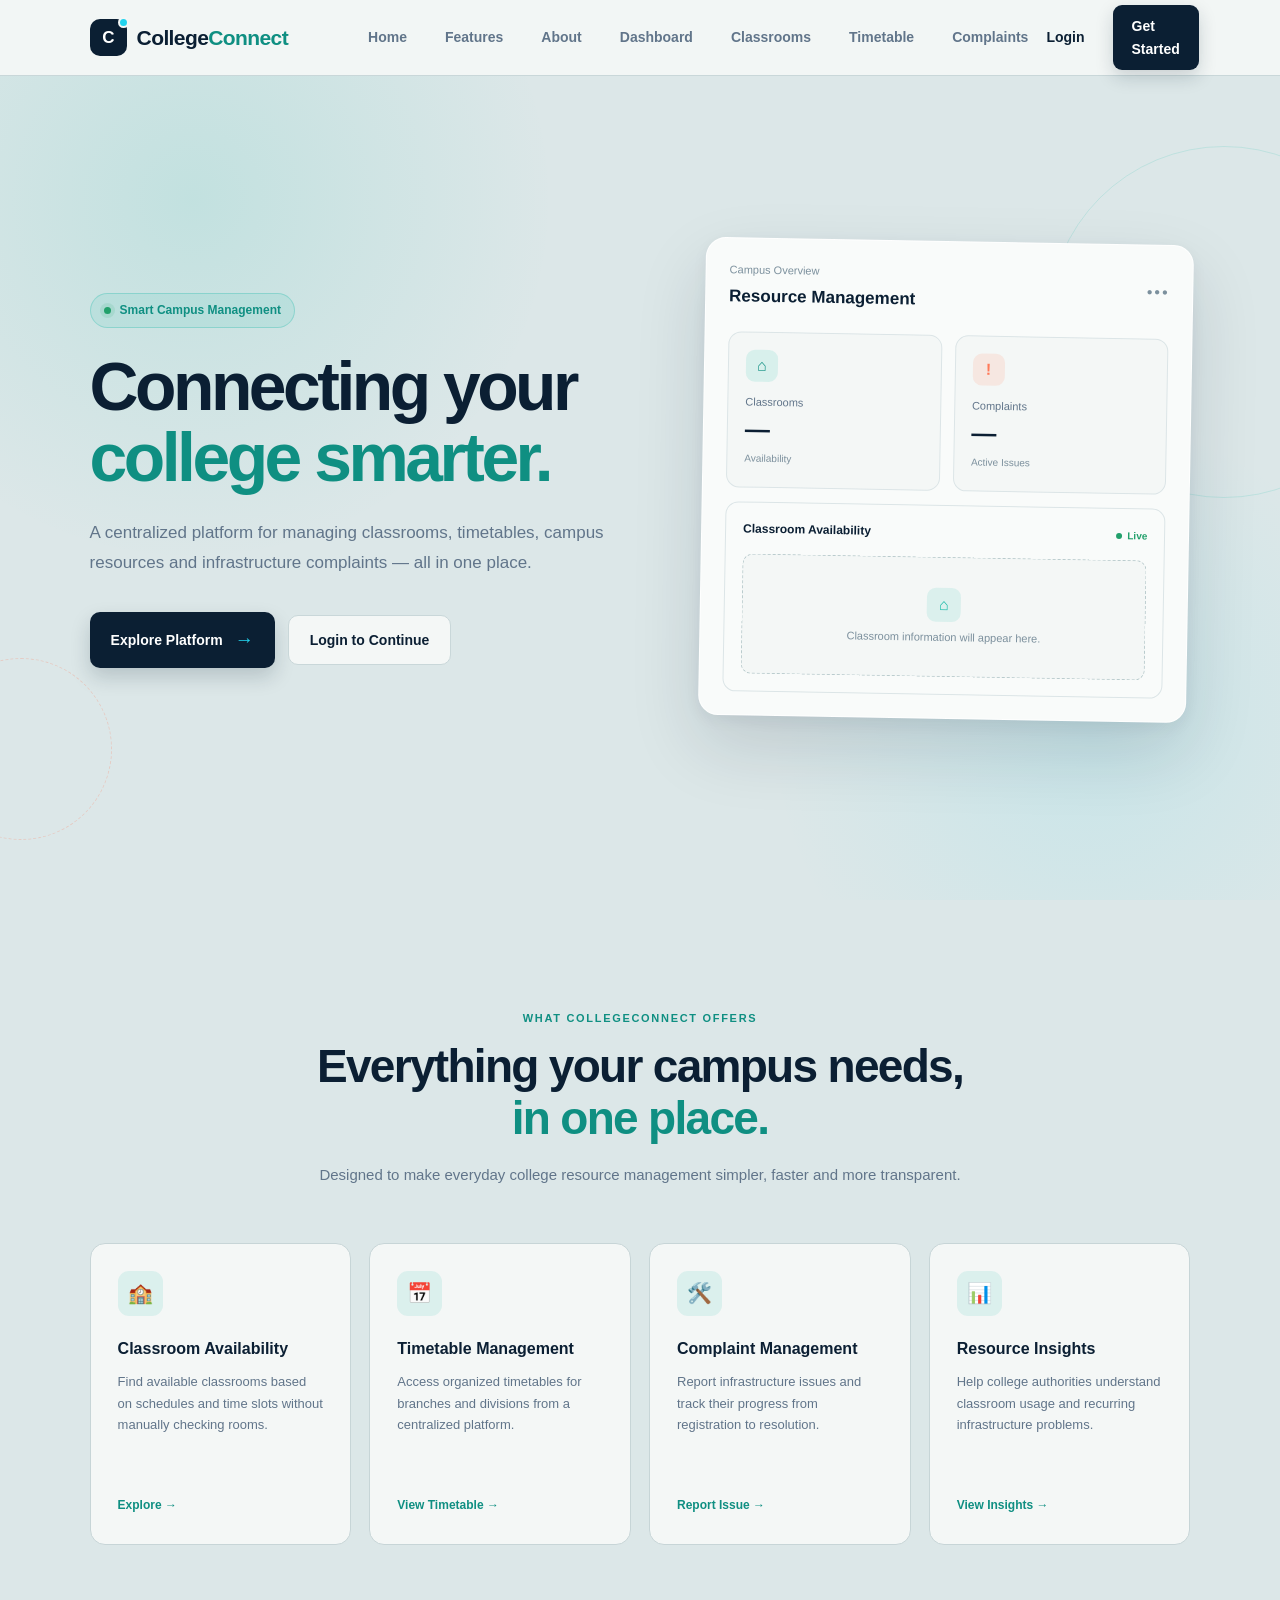
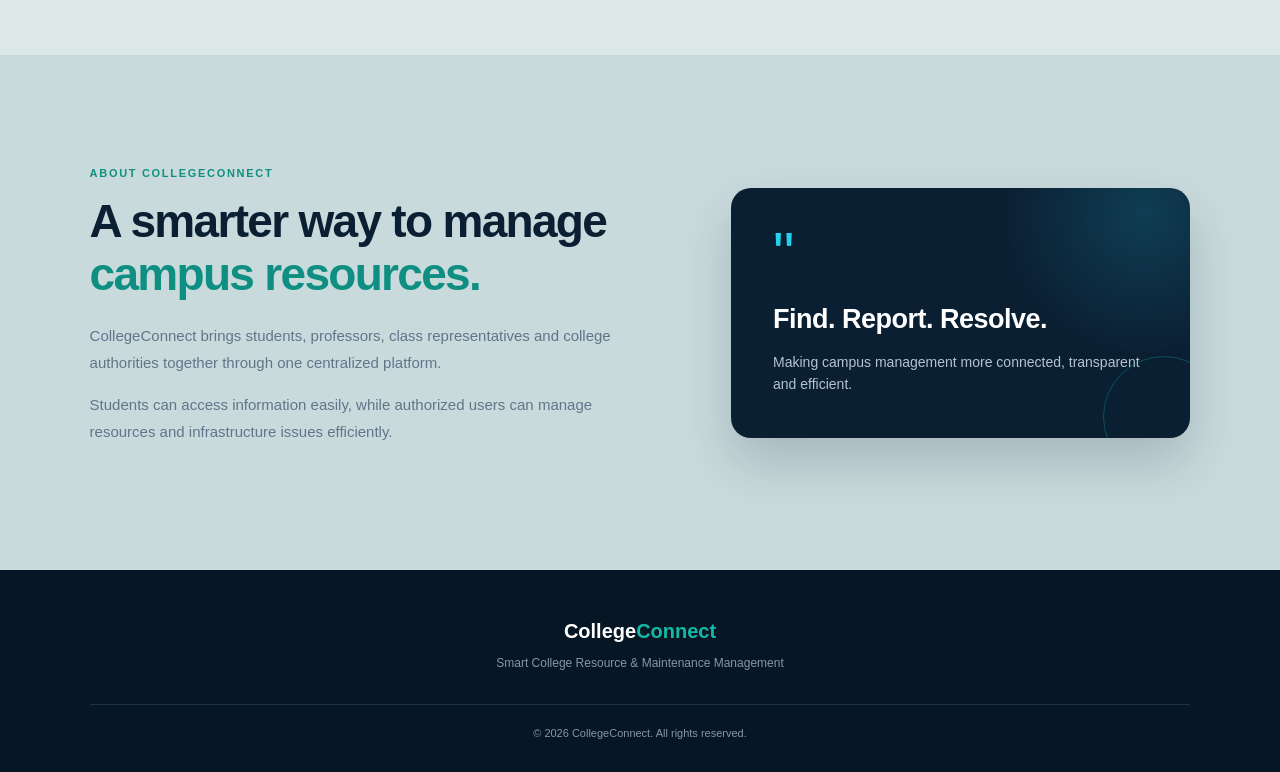
<file: index.html>
<!DOCTYPE html>
<html lang="en">
<head>
    <meta charset="UTF-8">
    <meta name="viewport" content="width=device-width, initial-scale=1.0">

    <title>CollegeConnect | Smart Campus Management</title>

    <!-- CSS -->
    <link rel="stylesheet" href="css/style.css">
</head>

<body>

    <!-- ================= NAVBAR ================= -->
    <header class="navbar">

        <div class="logo">
            <span class="logo-icon">C</span>
            <span>College<span class="logo-highlight">Connect</span></span>
        </div>

        <nav class="nav-links">
            <a href="index.html#home">Home</a>
            <a href="index.html#features">Features</a>
            <a href="index.html#about">About</a>
            <a href="dashboard.html">Dashboard</a>
            <a href="classrooms.html">Classrooms</a>
            <a href="timetable.html">Timetable</a>
            <a href="complaints.html">Complaints</a>
        </nav>

        <div class="nav-buttons">
            <a href="login.html" class="login-btn">Login</a>
            <a href="dashboard.html" class="get-started-btn">Get Started</a>
        </div>

    </header>


    <!-- ================= HERO SECTION ================= -->
    <main>

        <section class="hero" id="home">

            <div class="hero-content">

                <div class="hero-badge">
                    <span class="status-dot"></span>
                    Smart Campus Management
                </div>

                <h1>
                    Connecting your
                    <span>college smarter.</span>
                </h1>

                <p>
                    A centralized platform for managing classrooms,
                    timetables, campus resources and infrastructure
                    complaints — all in one place.
                </p>

                <div class="hero-buttons">

                    <a href="dashboard.html" class="primary-btn">
                        Explore Platform
                        <span>→</span>
                    </a>

                    <a href="login.html" class="secondary-btn">
                        Login to Continue
                    </a>

                </div>

            </div>


            <!-- HERO VISUAL -->

            <div class="hero-visual">

                <div class="dashboard-card">

                    <div class="card-top">

                        <div>
                            <small>Campus Overview</small>
                            <h3>Resource Management</h3>
                        </div>

                        <div class="card-menu">•••</div>

                    </div>


                    <div class="overview-grid">

                        <div class="overview-box">
                            <div class="box-icon classroom-icon">⌂</div>
                            <small>Classrooms</small>
                            <strong>—</strong>
                            <span>Availability</span>
                        </div>

                        <div class="overview-box">
                            <div class="box-icon complaint-icon">!</div>
                            <small>Complaints</small>
                            <strong>—</strong>
                            <span>Active Issues</span>
                        </div>

                    </div>


                    <div class="availability-card">

                        <div class="availability-heading">
                            <span>Classroom Availability</span>
                            <span class="live-status">
                                <i></i> Live
                            </span>
                        </div>

                        <div class="availability-placeholder">
                            <div class="placeholder-icon">⌂</div>

                            <p>
                                Classroom information will
                                appear here.
                            </p>
                        </div>

                    </div>

                </div>

            </div>

        </section>


        <!-- ================= FEATURES ================= -->

        <section class="features-section" id="features">

            <div class="section-heading">

                <div class="section-label">
                    WHAT COLLEGECONNECT OFFERS
                </div>

                <h2>
                    Everything your campus needs,
                    <span>in one place.</span>
                </h2>

                <p>
                    Designed to make everyday college resource
                    management simpler, faster and more transparent.
                </p>

            </div>


            <div class="features-grid">

                <!-- Feature 1 -->

                <div class="feature-card">

                    <div class="feature-icon">
                        🏫
                    </div>

                    <h3>Classroom Availability</h3>

                    <p>
                        Find available classrooms based on
                        schedules and time slots without
                        manually checking rooms.
                    </p>

                    <a href="classrooms.html">Explore →</a>

                </div>


                <!-- Feature 2 -->

                <div class="feature-card">

                    <div class="feature-icon">
                        📅
                    </div>

                    <h3>Timetable Management</h3>

                    <p>
                        Access organized timetables for
                        branches and divisions from a
                        centralized platform.
                    </p>

                    <a href="timetable.html">View Timetable →</a>

                </div>


                <!-- Feature 3 -->

                <div class="feature-card">

                    <div class="feature-icon">
                        🛠️
                    </div>

                    <h3>Complaint Management</h3>

                    <p>
                        Report infrastructure issues and
                        track their progress from registration
                        to resolution.
                    </p>

                    <a href="complaints.html">Report Issue →</a>

                </div>


                <!-- Feature 4 -->

                <div class="feature-card">

                    <div class="feature-icon">
                        📊
                    </div>

                    <h3>Resource Insights</h3>

                    <p>
                        Help college authorities understand
                        classroom usage and recurring
                        infrastructure problems.
                    </p>

                    <a href="analytics.html">View Insights →</a>

                </div>

            </div>

        </section>


        <!-- ================= ABOUT ================= -->

        <section class="about-section" id="about">

            <div class="about-content">

                <div class="section-label">
                    ABOUT COLLEGECONNECT
                </div>

                <h2>
                    A smarter way to manage
                    <span>campus resources.</span>
                </h2>

                <p>
                    CollegeConnect brings students, professors,
                    class representatives and college authorities
                    together through one centralized platform.
                </p>

                <p>
                    Students can access information easily, while
                    authorized users can manage resources and
                    infrastructure issues efficiently.
                </p>

            </div>

            <div class="about-highlight">

                <div class="quote-mark">"</div>

                <h3>
                    Find. Report. Resolve.
                </h3>

                <p>
                    Making campus management more connected,
                    transparent and efficient.
                </p>

            </div>

        </section>

    </main>


    <!-- ================= FOOTER ================= -->

    <footer>

        <div class="footer-logo">
            College<span>Connect</span>
        </div>

        <p>
            Smart College Resource & Maintenance Management
        </p>

        <div class="footer-line"></div>

        <p class="copyright">
            © 2026 CollegeConnect. All rights reserved.
        </p>

    </footer>


    <!-- JavaScript -->
    <script src="js/script.js"></script>

</body>
</html>
</file>
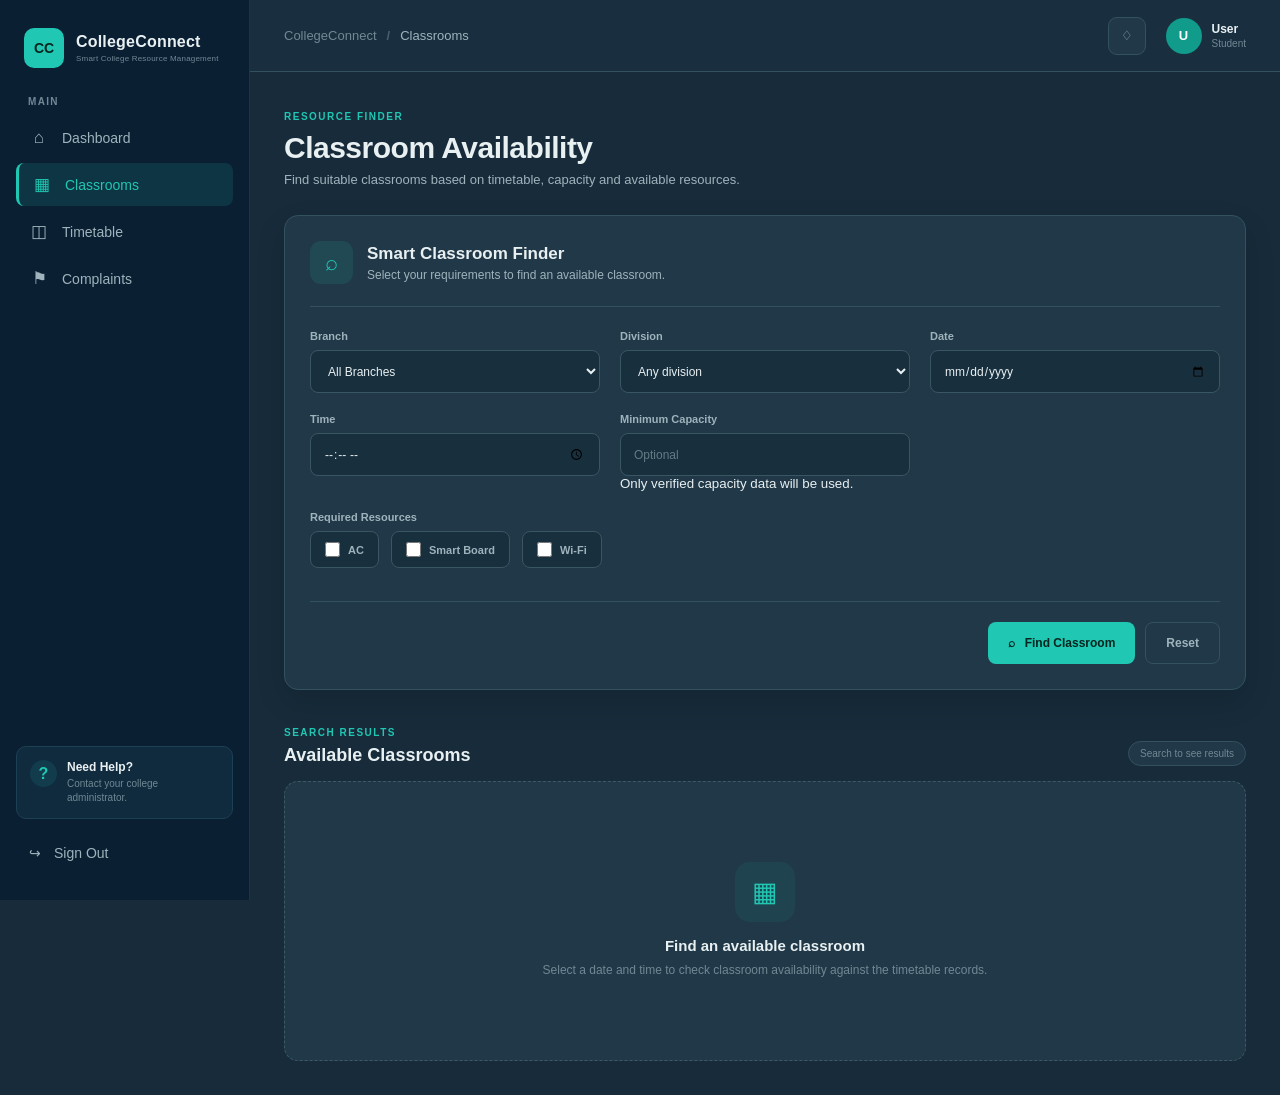
<file: classrooms.html>
<!DOCTYPE html>
<html lang="en">
<head>
    <meta charset="UTF-8">
    <meta name="viewport" content="width=device-width, initial-scale=1.0">
    <meta name="theme-color" content="#0B1F33">
    <title>Classroom Availability | CollegeConnect</title>
    <link rel="stylesheet" href="./css/classrooms.css">
</head>
<body>

    <!-- Sidebar -->
    <aside class="sidebar">
        <div class="logo">
            <div class="logo-mark">CC</div>
            <div>
                <h2>CollegeConnect</h2>
                <span>Smart College Resource Management</span>
            </div>
        </div>

        <nav class="sidebar-nav">
            <div class="nav-section">
                <p class="nav-title">MAIN</p>

                <a href="dashboard.html">
                    <span class="nav-icon">⌂</span> Dashboard
                </a>

                <a href="classrooms.html" class="active">
                    <span class="nav-icon">▦</span> Classrooms
                </a>

                <a href="timetable.html">
                    <span class="nav-icon">◫</span> Timetable
                </a>

                <a href="complaints.html">
                    <span class="nav-icon">⚑</span> Complaints
                </a>
            </div>

            
        </nav>

        <div class="sidebar-bottom">
            <div class="help-box">
                <div class="help-icon">?</div>
                <div>
                    <strong>Need Help?</strong>
                    <p>Contact your college administrator.</p>
                </div>
            </div>

            <a href="login.html" class="signout" id="signOutBtn">
                <span>↪</span> Sign Out
            </a>
        </div>
    </aside>

    <!-- Main Content -->
    <main class="main-content">

        <header class="topbar">
            <div class="breadcrumb">
                <span>CollegeConnect</span>
                <b>/</b>
                <strong>Classrooms</strong>
            </div>

            <div class="topbar-right">
                <button class="notification-btn"
                        type="button"
                        aria-label="Notifications">♢</button>

                <div class="profile">
                    <div class="profile-avatar">U</div>

                    <div class="profile-info">
                        <strong>User</strong>
                        <span>Student</span>
                    </div>
                </div>
            </div>
        </header>

        <section class="page-content">

            <div class="page-heading">
                <div>
                    <span class="page-label">RESOURCE FINDER</span>
                    <h1>Classroom Availability</h1>
                    <p>
                        Find suitable classrooms based on timetable,
                        capacity and available resources.
                    </p>
                </div>
            </div>

            <!-- Classroom Search -->
            <section class="finder-card">

                <div class="finder-header">
                    <div class="finder-icon">⌕</div>
                    <div>
                        <h2>Smart Classroom Finder</h2>
                        <p>
                            Select your requirements to find an
                            available classroom.
                        </p>
                    </div>
                </div>

                <form id="classroomSearchForm">

                    <div class="filter-grid">

                        <!-- Branch: unique ID for Classroom Finder -->
                        <div class="form-group">
                            <label for="classroomBranch">Branch</label>

                            <select id="classroomBranch" name="branch">
                                <option value="">All Branches</option>
                                <option value="INFT">INFT</option>
                                <option value="CMPN">CMPN</option>
                                <option value="EXTC">EXTC</option>
                                <option value="EXCS">EXCS</option>
                                <option value="BIOMED">BIOMED</option>
                            </select>
                        </div>

                        <!-- Division: unique ID for Classroom Finder -->
                        <div class="form-group">
                            <label for="classroomDivision">Division</label>

                            <select id="classroomDivision" name="division">
                                <option value="">Any division</option>
                                <option value="A">Division A</option>
                                <option value="B">Division B</option>
                                <option value="C">Division C</option>
                            </select>
                        </div>

                        <div class="form-group">
                            <label for="date">Date</label>
                            <input
                                type="date"
                                id="date"
                                name="date"
                                required>
                        </div>

                        <div class="form-group">
                            <label for="time">Time</label>
                            <input
                                type="time"
                                id="time"
                                name="time"
                                required>
                        </div>

                        <div class="form-group">
                            <label for="capacity">Minimum Capacity</label>
                            <input
                                type="number"
                                id="capacity"
                                name="capacity"
                                placeholder="Optional"
                                min="1">

                            <small>
                                Only verified capacity data will be used.
                            </small>
                        </div>

                        <div class="form-group resources-group">
                            <label>Required Resources</label>

                            <div class="resource-options">

                                <label class="checkbox">
                                    <input type="checkbox" id="ac" name="ac">
                                    <span>AC</span>
                                </label>

                                <label class="checkbox">
                                    <input
                                        type="checkbox"
                                        id="smartboard"
                                        name="smartboard">
                                    <span>Smart Board</span>
                                </label>

                                <label class="checkbox">
                                    <input type="checkbox" id="wifi" name="wifi">
                                    <span>Wi-Fi</span>
                                </label>

                            </div>
                        </div>

                    </div>

                    <div class="finder-actions">
                        <button
                            class="find-btn"
                            id="findClassroom"
                            type="submit">
                            <span>⌕</span> Find Classroom
                        </button>

                        <button
                            class="reset-btn"
                            id="resetFilters"
                            type="reset">
                            Reset
                        </button>
                    </div>

                </form>
            </section>

            <!-- Search Results -->
            <section class="results-section">

                <div class="section-heading">
                    <div>
                        <span class="section-label">SEARCH RESULTS</span>
                        <h2>Available Classrooms</h2>
                    </div>

                    <span class="result-count" id="classroomResultCount">
                        Search to see results
                    </span>
                </div>

                <div
                    class="empty-results"
                    id="classroomResults"
                    aria-live="polite">

                    <div class="empty-icon">▦</div>

                    <h3>Find an available classroom</h3>

                    <p>
                        Select a date and time to check classroom
                        availability against the timetable records.
                    </p>

                </div>

            </section>

        </section>
    </main>

    <script src="./js/script.js"></script>

</body>
</html>
</file>
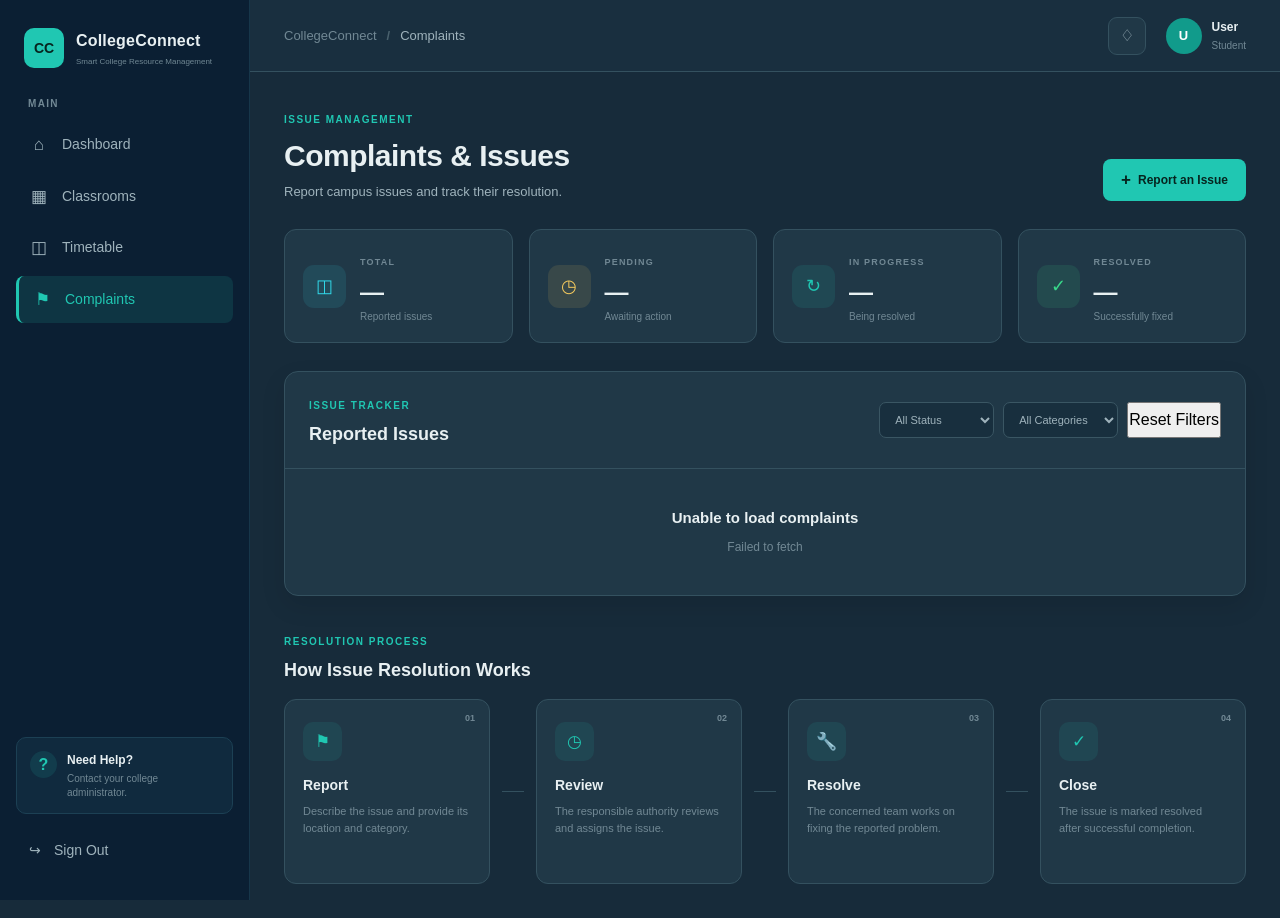
<file: complaints.html>
<!DOCTYPE html>
<html lang="en">
<head>
    <meta charset="UTF-8">
    <meta name="viewport" content="width=device-width, initial-scale=1.0">
    <title>Complaints | CollegeConnect</title>
    <link rel="stylesheet" href="css/complaints.css">
</head>

<body>
    <aside class="sidebar">
        <div class="logo">
            <div class="logo-mark">CC</div>
            <div>
                <h2>CollegeConnect</h2>
                <span>Smart College Resource Management</span>
            </div>
        </div>

        <nav class="sidebar-nav">
            <div class="nav-section">
                <p class="nav-title">MAIN</p>
                <a href="dashboard.html"><span class="nav-icon">⌂</span> Dashboard</a>
                <a href="classrooms.html"><span class="nav-icon">▦</span> Classrooms</a>
                <a href="timetable.html"><span class="nav-icon">◫</span> Timetable</a>
                <a href="complaints.html" class="active"><span class="nav-icon">⚑</span> Complaints</a>
            </div>

           
        </nav>

        <div class="sidebar-bottom">
            <div class="help-box">
                <div class="help-icon">?</div>
                <div>
                    <strong>Need Help?</strong>
                    <p>Contact your college administrator.</p>
                </div>
            </div>

            <a href="#" class="signout" id="signOutBtn">
                <span>↪</span> Sign Out
            </a>
        </div>
    </aside>

    <main class="main-content">
        <header class="topbar">
            <div class="breadcrumb">
                <span>CollegeConnect</span>
                <b>/</b>
                <strong>Complaints</strong>
            </div>

            <div class="topbar-right">
                <button class="notification-btn" type="button">♢</button>

                <div class="profile">
                    <div class="profile-avatar" id="profileAvatar">U</div>
                    <div class="profile-info">
                        <strong id="profileName">User</strong>
                        <span id="profileRole">Student</span>
                    </div>
                </div>
            </div>
        </header>

        <section class="page-content">
            <div class="page-heading">
                <div>
                    <span class="page-label">ISSUE MANAGEMENT</span>
                    <h1 id="complaintsPageTitle">Complaints &amp; Issues</h1>
                    <p id="complaintsPageDescription">
                        Report campus issues and track their resolution.
                    </p>
                </div>

                <button class="report-btn" id="openComplaintForm" type="button">
                    <span>+</span> Report an Issue
                </button>
            </div>

            <section class="complaint-stats">
                <div class="stat-card">
                    <div class="stat-icon total">◫</div>
                    <div>
                        <span class="stat-label">TOTAL</span>
                        <h2 id="totalComplaints">—</h2>
                        <p>Reported issues</p>
                    </div>
                </div>

                <div class="stat-card">
                    <div class="stat-icon pending">◷</div>
                    <div>
                        <span class="stat-label">PENDING</span>
                        <h2 id="pendingComplaints">—</h2>
                        <p>Awaiting action</p>
                    </div>
                </div>

                <div class="stat-card">
                    <div class="stat-icon progress">↻</div>
                    <div>
                        <span class="stat-label">IN PROGRESS</span>
                        <h2 id="inProgressComplaints">—</h2>
                        <p>Being resolved</p>
                    </div>
                </div>

                <div class="stat-card">
                    <div class="stat-icon resolved">✓</div>
                    <div>
                        <span class="stat-label">RESOLVED</span>
                        <h2 id="resolvedComplaints">—</h2>
                        <p>Successfully fixed</p>
                    </div>
                </div>
            </section>

            <section class="complaint-panel">
                <div class="panel-header">
                    <div>
                        <span class="section-label">ISSUE TRACKER</span>
                        <h2 id="complaintListHeading">Reported Issues</h2>
                    </div>

                    <div class="issue-filter">
                        <select id="statusFilter" aria-label="Filter by status">
                            <option value="">All Status</option>
                            <option value="pending">Pending</option>
                            <option value="in_progress">In Progress</option>
                            <option value="resolved">Resolved</option>
                        </select>

                        <select id="categoryFilter" aria-label="Filter by category">
                            <option value="">All Categories</option>
                            <option value="classroom">Classroom</option>
                            <option value="ac">AC</option>
                            <option value="wifi">Wi-Fi</option>
                            <option value="smartboard">Smart Board</option>
                            <option value="electricity">Electricity</option>
                            <option value="furniture">Furniture</option>
                            <option value="other">Other</option>
                        </select>

                        <button type="button" id="resetFilters">Reset Filters</button>
                    </div>
                </div>

                <div id="complaintsList" class="complaints-list">
                    <div class="empty-complaints">
                        <div class="empty-icon">⚑</div>
                        <h3>Loading reported issues...</h3>
                        <p>Connecting to the CollegeConnect database.</p>
                        <button class="empty-report-btn" id="emptyReportBtn" type="button">
                            <span>+</span> Report Your First Issue
                        </button>
                    </div>
                </div>
            </section>

            <section class="process-section" id="resolutionProcess">
                <div class="section-heading">
                    <div>
                        <span class="section-label">RESOLUTION PROCESS</span>
                        <h2>How Issue Resolution Works</h2>
                    </div>
                </div>

                <div class="process-grid">
                    <div class="process-card">
                        <div class="process-number">01</div>
                        <div class="process-icon">⚑</div>
                        <h3>Report</h3>
                        <p>Describe the issue and provide its location and category.</p>
                    </div>

                    <div class="process-line"></div>

                    <div class="process-card">
                        <div class="process-number">02</div>
                        <div class="process-icon">◷</div>
                        <h3>Review</h3>
                        <p>The responsible authority reviews and assigns the issue.</p>
                    </div>

                    <div class="process-line"></div>

                    <div class="process-card">
                        <div class="process-number">03</div>
                        <div class="process-icon">🔧</div>
                        <h3>Resolve</h3>
                        <p>The concerned team works on fixing the reported problem.</p>
                    </div>

                    <div class="process-line"></div>

                    <div class="process-card">
                        <div class="process-number">04</div>
                        <div class="process-icon">✓</div>
                        <h3>Close</h3>
                        <p>The issue is marked resolved after successful completion.</p>
                    </div>
                </div>
            </section>
        </section>
    </main>

    <div class="modal-overlay" id="complaintModal">
        <div class="complaint-modal">
            <div class="modal-header">
                <div>
                    <span class="section-label">NEW REPORT</span>
                    <h2>Report an Issue</h2>
                </div>

                <button class="close-modal" id="closeComplaintForm"
                        type="button" aria-label="Close modal">×</button>
            </div>

            <form id="complaintForm">
                <div class="form-row">
                    <div class="form-group">
                        <label for="issueCategory">Issue Category</label>
                        <select id="issueCategory" name="category" required>
                            <option value="">Select category</option>
                            <option value="classroom">Classroom</option>
                            <option value="ac">AC</option>
                            <option value="wifi">Wi-Fi</option>
                            <option value="smartboard">Smart Board</option>
                            <option value="electricity">Electricity</option>
                            <option value="furniture">Furniture</option>
                            <option value="other">Other</option>
                        </select>
                    </div>

                    <div class="form-group">
                        <label for="issueLocation">Location</label>
                        <input type="text" id="issueLocation" name="location"
                               placeholder="Enter classroom or location" required>
                    </div>
                </div>

                <div class="form-group">
                    <label for="issueTitle">Issue Title</label>
                    <input type="text" id="issueTitle" name="title"
                           placeholder="Briefly describe the problem" required>
                </div>

                <div class="form-group">
                    <label for="issueDescription">Description</label>
                    <textarea id="issueDescription" name="description" rows="5"
                              placeholder="Provide details about the issue..."
                              required></textarea>
                </div>

                <div class="form-group">
                    <label for="issuePriority">Priority</label>
                    <select id="issuePriority" name="priority" required>
                        <option value="medium">Medium</option>
                        <option value="low">Low</option>
                        <option value="high">High</option>
                        <option value="critical">Critical</option>
                    </select>
                </div>

                <div class="modal-actions">
                    <button type="button" class="cancel-btn" id="cancelComplaint">
                        Cancel
                    </button>
                    <button type="submit" class="submit-btn">
                        Submit Complaint
                    </button>
                </div>
            </form>
        </div>
    </div>

    <script src="js/script.js"></script>
</body>
</html>
</file>
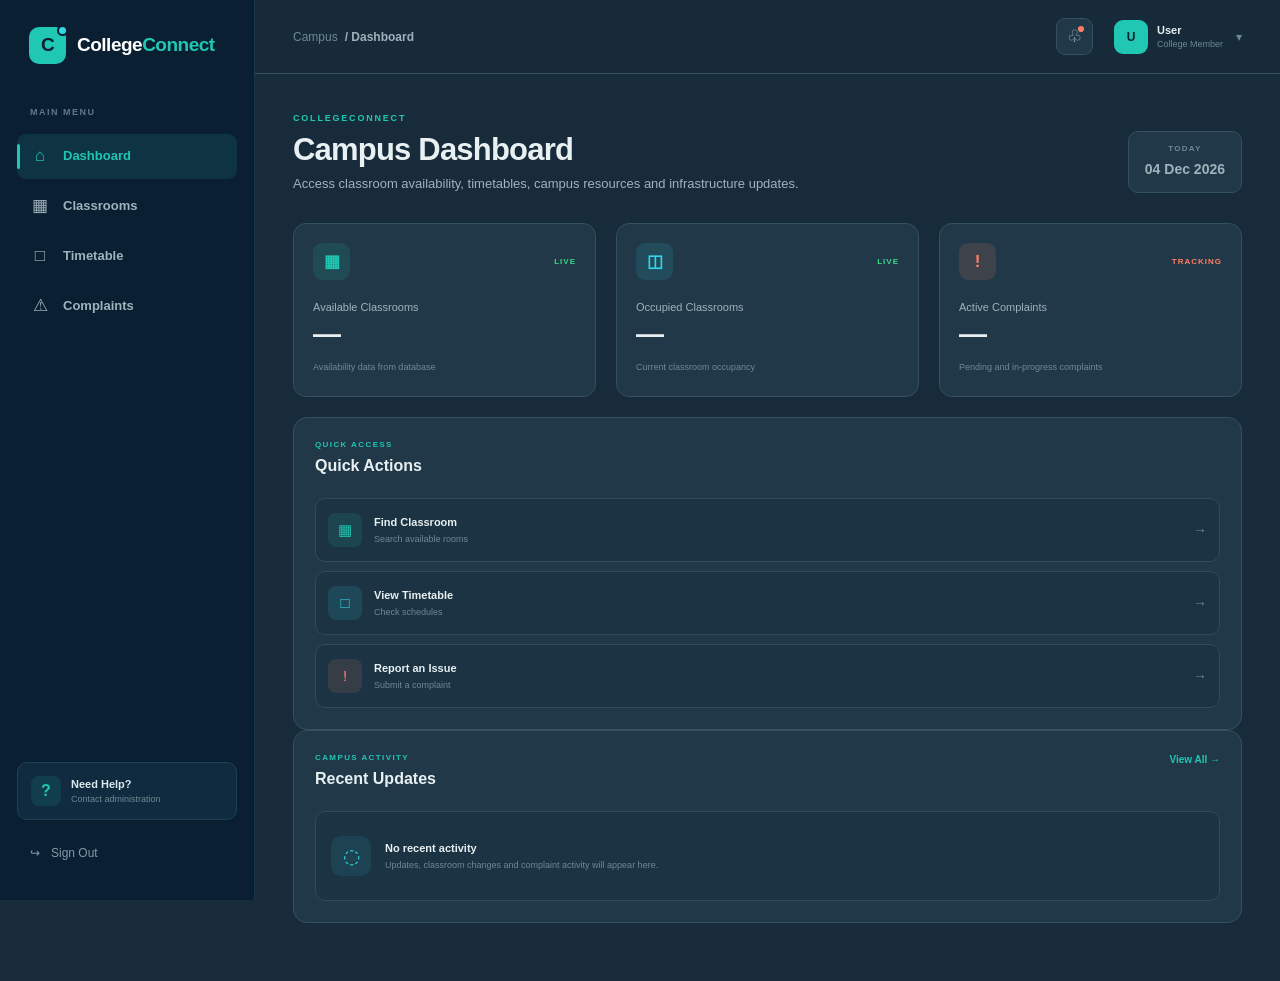
<file: dashboard.html>
<!DOCTYPE html>
<html lang="en">

<head>
    <meta charset="UTF-8">
    <meta name="viewport" content="width=device-width, initial-scale=1.0">
    <title>Dashboard | CollegeConnect</title>
    <link rel="stylesheet" href="css/dashboard.css">
</head>

<body>

    <!-- SIDEBAR -->
    <aside class="sidebar">

        <div class="sidebar-logo">
            <div class="sidebar-logo-icon">C</div>
            <span>College<span>Connect</span></span>
        </div>

        <nav class="sidebar-nav">
            <p class="nav-title">MAIN MENU</p>

            <a href="dashboard.html" class="nav-item active">
                <span class="nav-icon">⌂</span>
                <span>Dashboard</span>
            </a>

            <a href="classrooms.html" class="nav-item">
                <span class="nav-icon">▦</span>
                <span>Classrooms</span>
            </a>

            <a href="timetable.html" class="nav-item">
                <span class="nav-icon">□</span>
                <span>Timetable</span>
            </a>

            <a href="complaints.html" class="nav-item">
                <span class="nav-icon">⚠</span>
                <span>Complaints</span>
            </a>

        
        </nav>

        <div class="sidebar-bottom">

            <div class="help-box">
                <div class="help-icon">?</div>
                <div>
                    <strong>Need Help?</strong>
                    <p>Contact administration</p>
                </div>
            </div>

            <a href="login.html" class="logout" id="dashboardLogout">
                <span>↪</span>
                Sign Out
            </a>

        </div>

    </aside>

    <!-- MAIN CONTENT -->
    <main class="main-content">

        <!-- TOP BAR -->
        <header class="topbar">

            <div class="mobile-menu">☰</div>

            <div class="page-location">
                <span>Campus</span>
                <strong>/ Dashboard</strong>
            </div>

            <div class="topbar-actions">

                <button class="notification-btn" type="button"
                        onclick="alert('Notifications are coming soon.');">
                    <span>♧</span>
                    <i></i>
                </button>

                <!-- Dynamic user profile -->
                <div class="user-profile">

                    <div class="user-avatar" id="profileAvatar">U</div>

                    <div class="user-info">
                        <strong id="profileName">User</strong>
                        <span id="profileRole">College Member</span>
                    </div>

                    <span class="dropdown-arrow">▾</span>

                </div>

            </div>

        </header>

        <!-- PAGE CONTENT -->
        <section class="dashboard-content">

            <!-- WELCOME -->
            <div class="welcome-section">

                <div>
                    <p class="welcome-label">COLLEGECONNECT</p>

                    <h1>Campus Dashboard</h1>

                    <p>
                        Access classroom availability, timetables,
                        campus resources and infrastructure updates.
                    </p>
                </div>

                <div class="date-display">
                    <span>TODAY</span>
                    <strong id="dashboardDate">—</strong>
                </div>

            </div>

            <!-- STAT CARDS -->
            <div class="stats-grid">

                <!-- Available Classrooms -->
                <div class="stat-card">
                    <div class="stat-top">
                        <div class="stat-icon teal">▦</div>
                        <span class="stat-status">LIVE</span>
                    </div>

                    <p>Available Classrooms</p>
                    <h2 id="availableClassroomsCount">—</h2>

                    <span class="stat-description">
                        Availability data from database
                    </span>
                </div>

                <!-- Occupied Classrooms -->
                <div class="stat-card">
                    <div class="stat-top">
                        <div class="stat-icon cyan">◫</div>
                        <span class="stat-status">LIVE</span>
                    </div>

                    <p>Occupied Classrooms</p>
                    <h2 id="occupiedClassroomsCount">—</h2>

                    <span class="stat-description">
                        Current classroom occupancy
                    </span>
                </div>

                <!-- Active Complaints -->
                <div class="stat-card">
                    <div class="stat-top">
                        <div class="stat-icon coral">!</div>
                        <span class="stat-status warning">TRACKING</span>
                    </div>

                    <p>Active Complaints</p>
                    <h2 id="activeComplaintsCount">—</h2>

                    <span class="stat-description">
                        Pending and in-progress complaints
                    </span>
                </div>


            </div>

            <!-- QUICK ACTIONS -->
            <div class="dashboard-panel">

                <div class="panel-header">
                    <div>
                        <p class="panel-label">QUICK ACCESS</p>
                        <h2>Quick Actions</h2>
                    </div>
                </div>

                <div class="quick-actions">

                    <a href="classrooms.html" class="quick-action">
                        <div class="quick-icon teal-bg">▦</div>

                        <div>
                            <strong>Find Classroom</strong>
                            <span>Search available rooms</span>
                        </div>

                        <b>→</b>
                    </a>

                    <a href="timetable.html" class="quick-action">
                        <div class="quick-icon cyan-bg">□</div>

                        <div>
                            <strong>View Timetable</strong>
                            <span>Check schedules</span>
                        </div>

                        <b>→</b>
                    </a>

                    <a href="complaints.html" class="quick-action">
                        <div class="quick-icon coral-bg">!</div>

                        <div>
                            <strong>Report an Issue</strong>
                            <span>Submit a complaint</span>
                        </div>

                        <b>→</b>
                    </a>

                </div>

            </div>

            <!-- RECENT ACTIVITY -->
            <div class="dashboard-panel activity-panel">

                <div class="panel-header">
                    <div>
                        <p class="panel-label">CAMPUS ACTIVITY</p>
                        <h2>Recent Updates</h2>
                    </div>

                    <a href="complaints.html">View All →</a>
                </div>

                <div class="activity-empty">
                    <div class="activity-icon">◌</div>

                    <div>
                        <h3>No recent activity</h3>

                        <p>
                            Updates, classroom changes and complaint
                            activity will appear here.
                        </p>
                    </div>
                </div>

            </div>

        </section>

    </main>

    <!-- EXISTING SHARED JAVASCRIPT -->
    <script src="js/script.js"></script>

    <script>
        // Display today's date
        const dateElement = document.getElementById("dashboardDate");

        if (dateElement) {
            dateElement.textContent = new Date().toLocaleDateString(
                "en-IN",
                {
                    day: "2-digit",
                    month: "short",
                    year: "numeric"
                }
            );
        }

        // Load live dashboard statistics
        async function loadDashboardStats() {

            const fields = {
                available_classrooms: "availableClassroomsCount",
                occupied_classrooms: "occupiedClassroomsCount",
                active_complaints: "activeComplaintsCount",
            };

            try {
                const response = await fetch(
                    "http://127.0.0.1:5000/api/dashboard/stats",
                    {
                        method: "GET",
                        credentials: "include"
                    }
                );

                if (response.status === 401) {
                    window.location.href = "login.html";
                    return;
                }

                if (!response.ok) {
                    throw new Error(
                        `Dashboard API failed: ${response.status}`
                    );
                }

                const data = await response.json();

                Object.entries(fields).forEach(([key, elementId]) => {
                    const element = document.getElementById(elementId);

                    if (element && data[key] !== undefined) {
                        element.textContent = data[key];
                    }
                });

            } catch (error) {
                console.error("Dashboard statistics error:", error);
            }
        }

        // Load the logged-in user's profile
        async function loadUserProfile() {

            try {
                const response = await fetch(
                    "http://127.0.0.1:5000/api/me",
                    {
                        method: "GET",
                        credentials: "include"
                    }
                );

                if (response.status === 401) {
                    window.location.href = "login.html";
                    return;
                }

                if (!response.ok) {
                    throw new Error(
                        `Profile API failed: ${response.status}`
                    );
                }

                const user = await response.json();

                const nameElement =
                    document.getElementById("profileName");

                const roleElement =
                    document.getElementById("profileRole");

                const avatarElement =
                    document.getElementById("profileAvatar");

                // Display the actual logged-in user's name
                const userName = (user.name || "User").trim();

                if (nameElement) {
                    nameElement.textContent = userName;
                }

                // Convert role codes into readable labels
                const roleNames = {
                    student: "Student",
                    professor: "Professor",
                    cr: "Class Representative",
                    admin: "Admin"
                };

                if (roleElement) {
                    roleElement.textContent =
                        roleNames[user.role] ||
                        user.role ||
                        "College Member";
                }

                // Display the first letter of the user's name
                if (avatarElement) {
                    avatarElement.textContent =
                        userName.charAt(0).toUpperCase();
                }

            } catch (error) {
                console.error("User profile loading error:", error);
            }
        }

        // Load dashboard data
        loadDashboardStats();
        loadUserProfile();

        // Sign out using the existing backend session
        document.getElementById("dashboardLogout")?.addEventListener(
            "click",
            async function (event) {

                event.preventDefault();

                try {
                    await fetch(
                        "http://127.0.0.1:5000/api/logout",
                        {
                            method: "POST",
                            credentials: "include"
                        }
                    );
                } catch (error) {
                    console.error("Logout request failed:", error);
                }

                window.location.href = "login.html";
            }
        );
    </script>

</body>

</html>
</file>
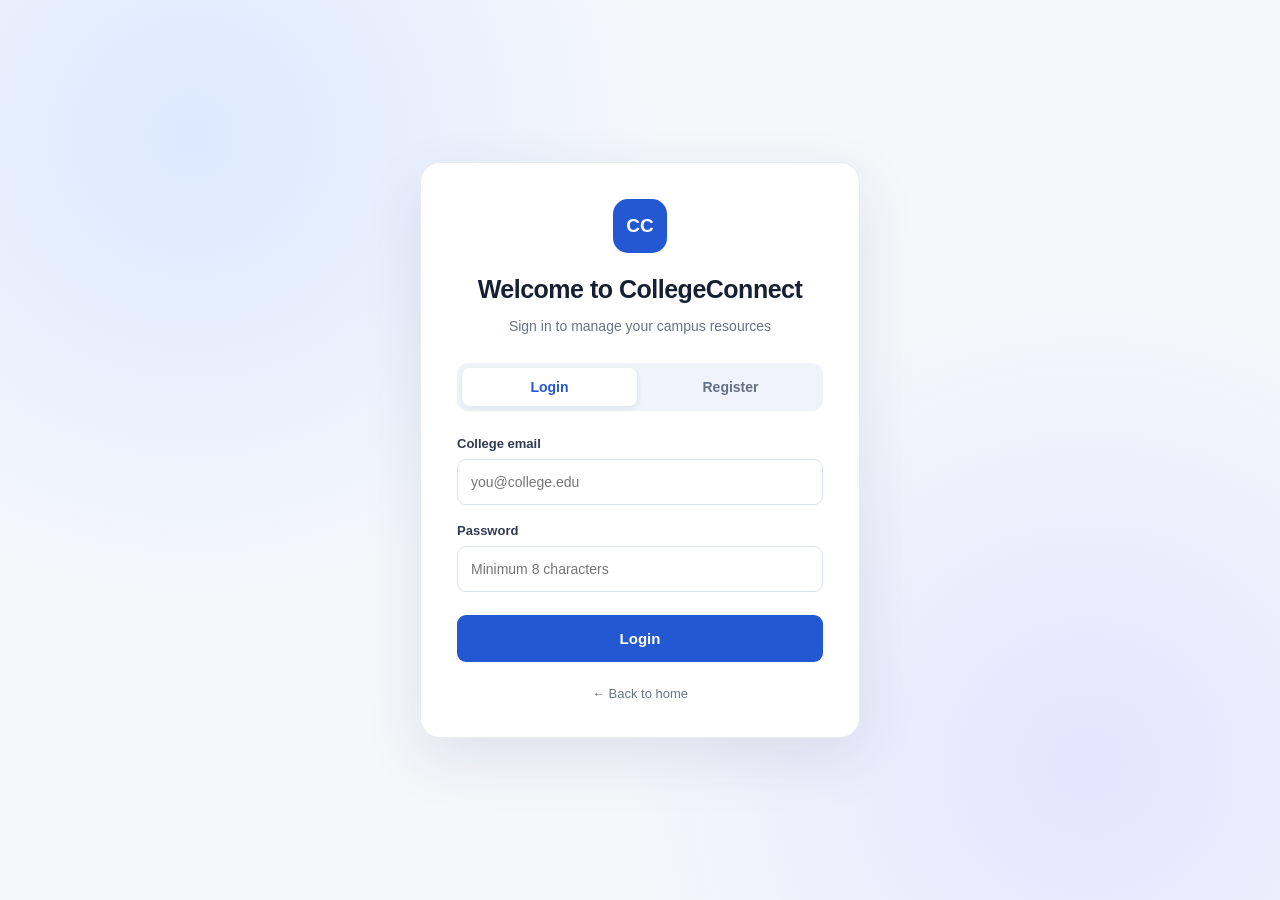
<file: login.html>
<!DOCTYPE html>
<html lang="en">
<head>
    <meta charset="UTF-8">
    <meta name="viewport" content="width=device-width, initial-scale=1.0">
    <title>Login | CollegeConnect</title>
    <link rel="stylesheet" href="css/login.css">
</head>
<body>
    <main class="login-container">
        <section class="login-card">
            <div class="brand-mark">CC</div>
            <h1>Welcome to CollegeConnect</h1>
            <p class="subtitle">Sign in to manage your campus resources</p>

            <div class="auth-tabs">
                <button type="button" class="tab active" id="loginTab">Login</button>
                <button type="button" class="tab" id="registerTab">Register</button>
            </div>

            <form id="authForm">
                <div class="form-group" id="nameGroup" hidden>
                    <label for="name">Full name</label>
                    <input id="name" name="name" autocomplete="name">
                </div>

                <div class="form-group">
                    <label for="email">College email</label>
                    <input id="email" name="email" type="email" required autocomplete="email" placeholder="you@college.edu">
                </div>

                <div class="form-group">
                    <label for="password">Password</label>
                    <input id="password" name="password" type="password" required minlength="8" autocomplete="current-password" placeholder="Minimum 8 characters">
                </div>

                <div class="form-group" id="roleGroup" hidden>
                    <label for="role">Account role</label>
                    <select id="role" name="role">
                        <option value="student">Student</option>
                        <option value="cr">Class Representative (CR)</option>
                        <option value="professor">Faculty / Professor</option>
                    </select>
                </div>

                <p id="authMessage" role="status" aria-live="polite"></p>
                <button type="submit" class="submit-btn" id="submitAuth">Login</button>
            </form>

            <a class="back-link" href="index.html">← Back to home</a>
        </section>
    </main>
    <script src="js/login.js"></script>
</body>
</html>
</file>
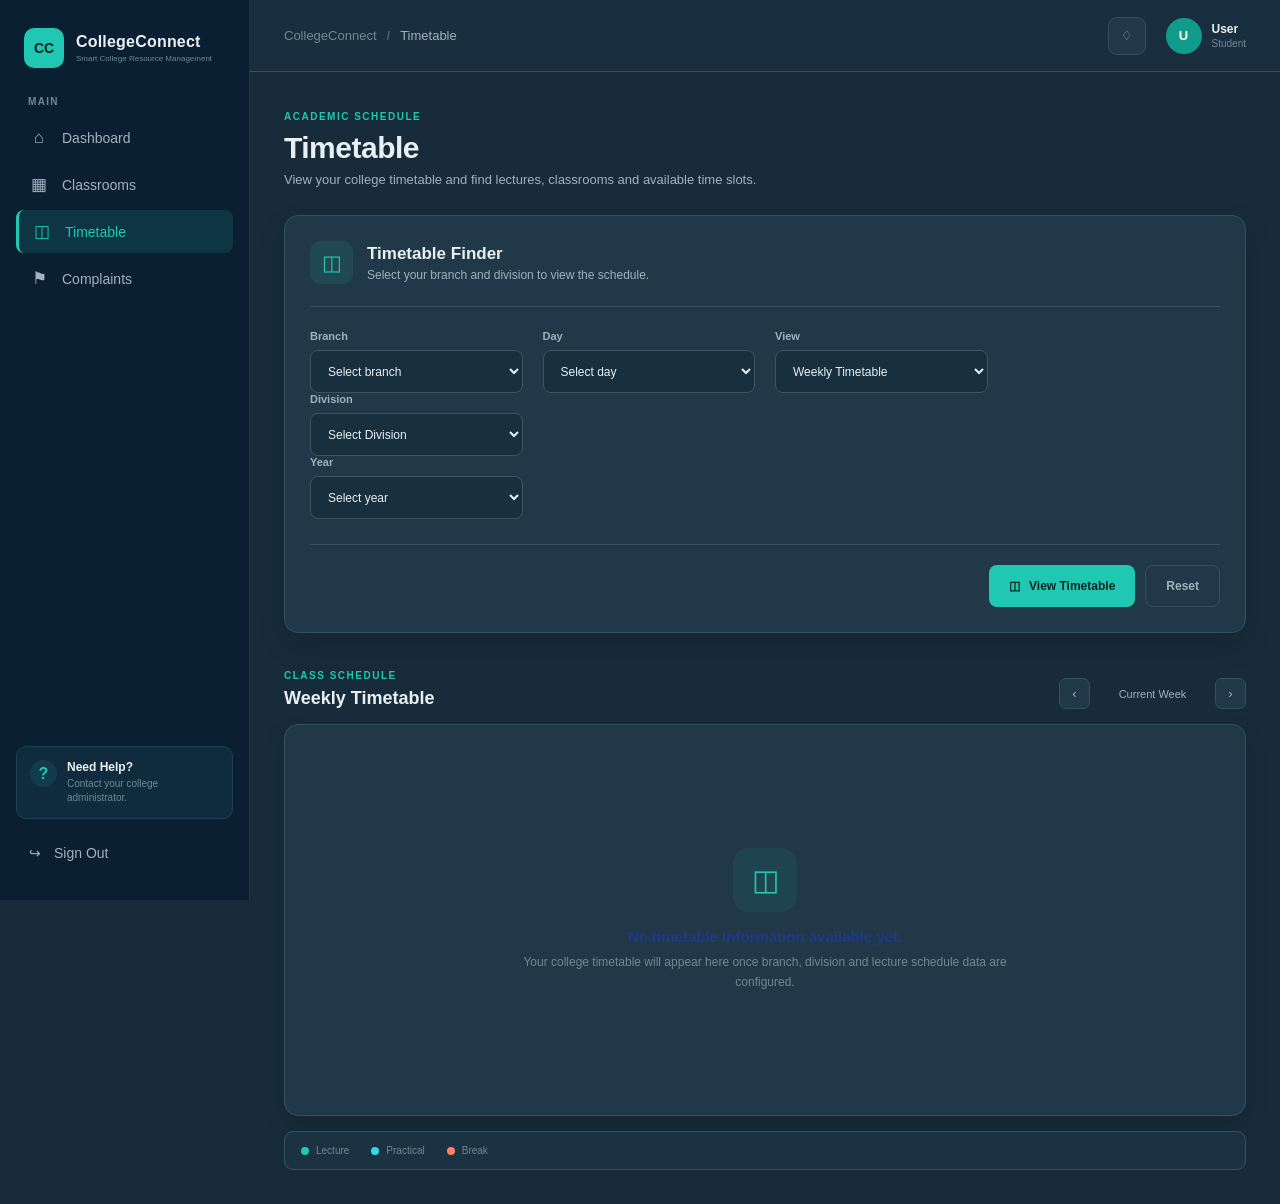
<file: timetable.html>
<!DOCTYPE html>
<html lang="en">
<head>
    <meta charset="UTF-8">
    <meta name="viewport" content="width=device-width, initial-scale=1.0">

    <title>Timetable | CollegeConnect</title>

    <link rel="stylesheet" href="css/timetable.css">
</head>

<body>

    <!-- Sidebar -->
    <aside class="sidebar">

        <div class="logo">
            <div class="logo-mark">CC</div>

            <div>
                <h2>CollegeConnect</h2>
                <span>Smart College Resource Management</span>
            </div>
        </div>


        <!-- Navigation -->
        <nav class="sidebar-nav">

            <div class="nav-section">

                <p class="nav-title">MAIN</p>

                <a href="dashboard.html">
                    <span class="nav-icon">⌂</span>
                    Dashboard
                </a>

                <a href="classrooms.html">
                    <span class="nav-icon">▦</span>
                    Classrooms
                </a>

                <a href="timetable.html" class="active">
                    <span class="nav-icon">◫</span>
                    Timetable
                </a>

                <a href="#">
                    <span class="nav-icon">⚑</span>
                    Complaints
                </a>

            </div>


            <div class="nav-section">

            
            </div>

        </nav>


        <!-- Sidebar Bottom -->
        <div class="sidebar-bottom">

            <div class="help-box">

                <div class="help-icon">?</div>

                <div>
                    <strong>Need Help?</strong>
                    <p>Contact your college administrator.</p>
                </div>

            </div>


            <a href="#" class="signout">
                <span>↪</span>
                Sign Out
            </a>

        </div>

    </aside>


    <!-- Main Content -->
    <main class="main-content">


        <!-- Topbar -->
        <header class="topbar">

            <div class="breadcrumb">

                <span>CollegeConnect</span>

                <b>/</b>

                <strong>Timetable</strong>

            </div>


            <div class="topbar-right">

                <button class="notification-btn">
                    ♢
                </button>


                <div class="profile">

                    <div class="profile-avatar">
                        U
                    </div>

                    <div class="profile-info">

                        <strong>User</strong>

                        <span>Student</span>

                    </div>

                </div>

            </div>

        </header>


        <!-- Page Content -->
        <section class="page-content">


            <!-- Page Heading -->
            <div class="page-heading">

                <div>

                    <span class="page-label">
                        ACADEMIC SCHEDULE
                    </span>

                    <h1>Timetable</h1>

                    <p>
                        View your college timetable and find lectures,
                        classrooms and available time slots.
                    </p>

                </div>

            </div>


            <!-- Timetable Controls -->
            <section class="controls-card">


                <div class="controls-header">

                    <div class="controls-icon">
                        ◫
                    </div>

                    <div>

                        <h2>Timetable Finder</h2>

                        <p>
                            Select your branch and division to view the schedule.
                        </p>

                    </div>

                </div>


                <div class="filter-grid">


                    <!-- Branch -->
                    <div class="form-group">

                        <label for="branch">
                            Branch
                        </label>

                        
<select id="branch">
    <option value="">Select branch</option>
    <option value="INFT">INFT</option>
    <option value="CMPN">CMPN</option>
    <option value="EXTC">EXTC</option>
    <option value="EXCS">EXCS</option>
    <option value="BIOMED">BIOMED</option>
</select>


                    
<!-- Division -->
<div class="form-group">
    <label for="division">Division</label>
    <select id="division" name="division">
        <option value="">Select Division</option>
        <option value="A">Division A</option>
        <option value="B">Division B</option>
        <option value="C">Division C</option>
    </select>
</div>


                        
<div class="form-group">
    <label for="year">Year</label>
    <select id="year">
        <option value="">Select year</option>
        <option value="FE">First Year (FE)</option>
        <option value="SE">Second Year (SE)</option>
        <option value="TE">Third Year (TE)</option>
        <option value="BE">Final Year (BE)</option>
    </select>
</div>


                    </div>


                    <!-- Day -->
                    <div class="form-group">

                        <label for="day">
                            Day
                        </label>

                        <select id="day">

                            <option value="">
                                Select day
                            </option>

                            <option value="monday">
                                Monday
                            </option>

                            <option value="tuesday">
                                Tuesday
                            </option>

                            <option value="wednesday">
                                Wednesday
                            </option>

                            <option value="thursday">
                                Thursday
                            </option>

                            <option value="friday">
                                Friday
                            </option>

                            <option value="saturday">
                                Saturday
                            </option>

                        </select>

                    </div>


                    <!-- View -->
                    <div class="form-group">

                        <label for="view">
                            View
                        </label>

                        <select id="view">

                            <option value="weekly">
                                Weekly Timetable
                            </option>

                            <option value="daily">
                                Daily Schedule
                            </option>

                        </select>

                    </div>

                </div>


                <div class="controls-actions">

                    <button class="view-btn" id="viewTimetable">

                        <span>◫</span>

                        View Timetable

                    </button>


                    <button class="reset-btn" id="resetTimetable">

                        Reset

                    </button>

                </div>

            </section>


            <!-- Timetable Section -->
            <section class="timetable-section">


                <div class="section-heading">

                    <div>

                        <span class="section-label">
                            CLASS SCHEDULE
                        </span>

                        <h2>Weekly Timetable</h2>

                    </div>


                    <div class="week-navigation">

                        <button class="week-btn">
                            ‹
                        </button>

                        <span>
                            Current Week
                        </span>

                        <button class="week-btn">
                            ›
                        </button>

                    </div>

                </div>


                <!-- Timetable -->
                <div class="timetable-card">


                    <!-- Empty State -->
                    <div class="empty-timetable">

                        <div class="empty-icon">
                            ◫
                        </div>

                        <h3>
                            No timetable information available yet.
                        </h3>

                        <p>
                            Your college timetable will appear here once
                            branch, division and lecture schedule data
                            are configured.
                        </p>

                    </div>


                </div>

            </section>


            <!-- Timetable Legend -->
            <section class="legend-section">

                <div class="legend-item">

                    <span class="legend-dot lecture"></span>

                    <span>Lecture</span>

                </div>


                <div class="legend-item">

                    <span class="legend-dot practical"></span>

                    <span>Practical</span>

                </div>


                <div class="legend-item">

                    <span class="legend-dot break"></span>

                    <span>Break</span>

                </div>

            </section>


        </section>

    </main>


    <script src="js/script.js"></script>

</body>
</html>
</file>
<file: css/style.css>
/* =====================================================
   COLLEGECONNECT
   Smart Campus Resource Management
   ===================================================== */

:root {
    /* Main Colors */
    --navy: #0B1F33;
    --navy-light: #12314A;

    --teal: #14B8A6;
    --teal-dark: #0F8F82;

    --cyan: #22D3EE;
    --coral: #FF7A59;

    /* Backgrounds */
    --background: #DCE7E8;
    --card: #F4F7F6;
    --card-white: #F9FBFA;

    /* Text */
    --text: #102A43;
    --text-light: #61758A;

    /* Borders */
    --border: #C9D7D9;

    /* Status */
    --success: #22A06B;
}


/* =====================================================
   RESET
   ===================================================== */

* {
    margin: 0;
    padding: 0;
    box-sizing: border-box;
}

html {
    scroll-behavior: smooth;
}

body {
    font-family: "Segoe UI", Arial, sans-serif;

    background: var(--background);

    color: var(--text);

    line-height: 1.6;
}

a {
    text-decoration: none;
    color: inherit;
}

a,
button {
    transition: all 0.25s ease;
}


/* =====================================================
   NAVBAR
   ===================================================== */

.navbar {
    width: 100%;
    height: 76px;

    display: flex;
    align-items: center;
    justify-content: space-between;

    padding: 0 7%;

    background: rgba(244, 247, 246, 0.94);

    border-bottom: 1px solid var(--border);

    position: sticky;
    top: 0;

    z-index: 1000;

    backdrop-filter: blur(15px);
}


/* ================= LOGO ================= */

.logo {
    display: flex;
    align-items: center;
    gap: 10px;

    font-size: 21px;
    font-weight: 750;

    letter-spacing: -0.6px;

    color: var(--navy);
}

.logo-icon {
    width: 37px;
    height: 37px;

    display: flex;
    align-items: center;
    justify-content: center;

    border-radius: 10px;

    background: var(--navy);

    color: white;

    font-size: 17px;
    font-weight: 800;

    position: relative;
}

.logo-icon::after {
    content: "";

    position: absolute;

    width: 7px;
    height: 7px;

    border-radius: 50%;

    background: var(--cyan);

    right: -2px;
    top: -2px;

    border: 2px solid var(--card);
}

.logo-highlight {
    color: var(--teal-dark);
}


/* ================= NAVIGATION ================= */

.nav-links {
    display: flex;
    align-items: center;

    gap: 38px;

    margin-left: 80px;
}

.nav-links a {
    font-size: 14px;
    font-weight: 550;

    color: var(--text-light);

    position: relative;
}

.nav-links a::after {
    content: "";

    position: absolute;

    width: 0;
    height: 2px;

    left: 50%;
    bottom: -7px;

    background: var(--teal);

    transition: all 0.25s ease;
}

.nav-links a:hover {
    color: var(--navy);
}

.nav-links a:hover::after {
    width: 100%;
    left: 0;
}


/* ================= NAV BUTTONS ================= */

.nav-buttons {
    display: flex;
    align-items: center;

    gap: 10px;
}

.login-btn {
    padding: 10px 18px;

    font-size: 14px;
    font-weight: 650;

    color: var(--navy);
}

.login-btn:hover {
    color: var(--teal-dark);
}

.get-started-btn {
    padding: 10px 19px;

    border-radius: 9px;

    background: var(--navy);

    color: white;

    font-size: 14px;
    font-weight: 650;

    box-shadow: 0 7px 18px rgba(11, 31, 51, 0.18);
}

.get-started-btn:hover {
    background: var(--teal);

    transform: translateY(-2px);

    box-shadow: 0 10px 22px rgba(20, 184, 166, 0.25);
}


/* =====================================================
   HERO SECTION
   ===================================================== */

.hero {
    min-height: calc(100vh - 76px);

    padding: 90px 7% 105px;

    display: grid;

    grid-template-columns: 1fr 0.9fr;

    align-items: center;

    gap: 70px;

    position: relative;

    overflow: hidden;

    background:
        radial-gradient(
            circle at 15% 15%,
            rgba(20, 184, 166, 0.13),
            transparent 28%
        ),
        radial-gradient(
            circle at 85% 80%,
            rgba(34, 211, 238, 0.10),
            transparent 25%
        ),
        var(--background);
}


/* Decorative circles */

.hero::before {
    content: "";

    position: absolute;

    width: 350px;
    height: 350px;

    border: 1px solid rgba(20, 184, 166, 0.15);

    border-radius: 50%;

    right: -120px;
    top: 70px;
}

.hero::after {
    content: "";

    position: absolute;

    width: 180px;
    height: 180px;

    border: 1px dashed rgba(255, 122, 89, 0.25);

    border-radius: 50%;

    left: -70px;
    bottom: 60px;
}


/* ================= HERO CONTENT ================= */

.hero-content {
    max-width: 650px;

    position: relative;

    z-index: 2;
}

.hero-badge {
    display: inline-flex;
    align-items: center;
    gap: 9px;

    padding: 7px 13px;

    margin-bottom: 24px;

    border: 1px solid rgba(20, 184, 166, 0.28);

    border-radius: 50px;

    background: rgba(20, 184, 166, 0.09);

    color: var(--teal-dark);

    font-size: 12px;
    font-weight: 700;
}

.status-dot {
    width: 7px;
    height: 7px;

    border-radius: 50%;

    background: var(--success);

    box-shadow:
        0 0 0 4px rgba(34, 160, 107, 0.12);
}


/* ================= HERO HEADING ================= */

.hero h1 {
    font-size: clamp(46px, 5.3vw, 72px);

    line-height: 1.04;

    letter-spacing: -3.5px;

    font-weight: 800;

    color: var(--navy);

    margin-bottom: 25px;
}

.hero h1 span {
    display: block;

    color: var(--teal-dark);
}


/* ================= HERO DESCRIPTION ================= */

.hero-content > p {
    max-width: 570px;

    color: var(--text-light);

    font-size: 17px;

    line-height: 1.75;

    margin-bottom: 34px;
}


/* =====================================================
   HERO BUTTONS
   ===================================================== */

.hero-buttons {
    display: flex;
    align-items: center;

    gap: 13px;
}

.primary-btn {
    display: inline-flex;
    align-items: center;
    gap: 12px;

    padding: 13px 21px;

    border-radius: 10px;

    background: var(--navy);

    color: white;

    font-size: 14px;
    font-weight: 650;

    box-shadow:
        0 9px 20px rgba(11, 31, 51, 0.18);
}

.primary-btn span {
    font-size: 19px;

    color: var(--cyan);
}

.primary-btn:hover {
    background: var(--teal-dark);

    transform: translateY(-2px);

    box-shadow:
        0 12px 25px rgba(20, 184, 166, 0.25);
}

.secondary-btn {
    padding: 13px 21px;

    border: 1px solid var(--border);

    border-radius: 10px;

    background: var(--card);

    color: var(--navy);

    font-size: 14px;
    font-weight: 650;
}

.secondary-btn:hover {
    border-color: var(--teal);

    color: var(--teal-dark);

    background: var(--card-white);

    transform: translateY(-2px);
}


/* =====================================================
   HERO DASHBOARD VISUAL
   ===================================================== */

.hero-visual {
    display: flex;

    justify-content: center;

    position: relative;

    z-index: 2;
}

.dashboard-card {
    width: min(100%, 500px);

    padding: 23px;

    border: 1px solid rgba(255, 255, 255, 0.9);

    border-radius: 20px;

    background: var(--card-white);

    box-shadow:
        0 30px 70px rgba(11, 31, 51, 0.14),
        0 5px 15px rgba(11, 31, 51, 0.05);

    transform: rotate(1deg);

    transition: transform 0.3s ease;
}

.dashboard-card:hover {
    transform: rotate(0deg) translateY(-6px);
}


/* ================= DASHBOARD TOP ================= */

.card-top {
    display: flex;

    justify-content: space-between;
    align-items: center;

    margin-bottom: 22px;
}

.card-top small {
    display: block;

    color: #7C909D;

    font-size: 11px;

    margin-bottom: 3px;
}

.card-top h3 {
    font-size: 17px;

    color: var(--navy);
}

.card-menu {
    color: #7C909D;

    letter-spacing: 2px;
}


/* =====================================================
   OVERVIEW BOXES
   ===================================================== */

.overview-grid {
    display: grid;

    grid-template-columns: 1fr 1fr;

    gap: 13px;

    margin-bottom: 14px;
}

.overview-box {
    padding: 17px;

    border: 1px solid #DCE5E7;

    border-radius: 13px;

    background: var(--card);
}

.box-icon {
    width: 32px;
    height: 32px;

    display: flex;

    align-items: center;
    justify-content: center;

    border-radius: 9px;

    margin-bottom: 12px;

    font-weight: bold;
}

.classroom-icon {
    background: rgba(20, 184, 166, 0.12);

    color: var(--teal-dark);
}

.complaint-icon {
    background: rgba(255, 122, 89, 0.13);

    color: var(--coral);
}

.overview-box small {
    display: block;

    color: var(--text-light);

    font-size: 11px;

    margin-bottom: 3px;
}

.overview-box strong {
    display: block;

    font-size: 25px;

    color: var(--navy);

    line-height: 1.2;
}

.overview-box span {
    color: #7C909D;

    font-size: 10px;
}


/* =====================================================
   AVAILABILITY CARD
   ===================================================== */

.availability-card {
    padding: 17px;

    border: 1px solid #DCE5E7;

    border-radius: 13px;

    background: var(--card-white);
}

.availability-heading {
    display: flex;

    justify-content: space-between;

    align-items: center;

    margin-bottom: 15px;

    font-size: 12px;

    font-weight: 650;

    color: var(--navy);
}

.live-status {
    display: flex;

    align-items: center;

    gap: 5px;

    color: var(--success);

    font-size: 10px;
}

.live-status i {
    width: 6px;
    height: 6px;

    border-radius: 50%;

    background: var(--success);
}

.availability-placeholder {
    min-height: 120px;

    display: flex;

    flex-direction: column;

    align-items: center;

    justify-content: center;

    border: 1px dashed #B9CBCD;

    border-radius: 10px;

    background: var(--card);
}

.placeholder-icon {
    width: 34px;
    height: 34px;

    display: flex;

    align-items: center;
    justify-content: center;

    margin-bottom: 7px;

    border-radius: 9px;

    background: rgba(20, 184, 166, 0.11);

    color: var(--teal);
}

.availability-placeholder p {
    color: #7C909D;

    font-size: 11px;
}


/* =====================================================
   FEATURES SECTION
   ===================================================== */

.features-section {
    padding: 110px 7%;

    background: var(--background);
}

.section-heading {
    max-width: 680px;

    margin: 0 auto 55px;

    text-align: center;
}

.section-label {
    margin-bottom: 12px;

    color: var(--teal-dark);

    font-size: 11px;

    font-weight: 750;

    letter-spacing: 1.7px;
}

.section-heading h2,
.about-content h2 {
    color: var(--navy);

    font-size: clamp(32px, 4vw, 46px);

    line-height: 1.15;

    letter-spacing: -1.7px;

    margin-bottom: 17px;
}

.section-heading h2 span,
.about-content h2 span {
    color: var(--teal-dark);
}

.section-heading > p {
    color: var(--text-light);

    font-size: 15px;

    line-height: 1.7;
}


/* =====================================================
   FEATURE GRID
   ===================================================== */

.features-grid {
    max-width: 1200px;

    margin: auto;

    display: grid;

    grid-template-columns: repeat(4, 1fr);

    gap: 18px;
}

.feature-card {
    padding: 27px;

    border: 1px solid #C7D5D7;

    border-radius: 15px;

    background: var(--card);

    position: relative;

    overflow: hidden;

    transition: all 0.3s ease;
}

.feature-card::before {
    content: "";

    position: absolute;

    width: 0;
    height: 3px;

    left: 0;
    top: 0;

    background: var(--teal);

    transition: width 0.3s ease;
}

.feature-card:hover::before {
    width: 100%;
}

.feature-card:hover {
    transform: translateY(-6px);

    border-color: #9FC6C5;

    background: var(--card-white);

    box-shadow:
        0 18px 35px rgba(11, 31, 51, 0.09);
}


/* ================= FEATURE ICON ================= */

.feature-icon {
    width: 45px;
    height: 45px;

    display: flex;

    align-items: center;
    justify-content: center;

    margin-bottom: 20px;

    border-radius: 11px;

    background: rgba(20, 184, 166, 0.11);

    font-size: 20px;
}

.feature-card h3 {
    margin-bottom: 10px;

    color: var(--navy);

    font-size: 16px;
}

.feature-card p {
    min-height: 105px;

    margin-bottom: 15px;

    color: var(--text-light);

    font-size: 13px;

    line-height: 1.65;
}

.feature-card a {
    color: var(--teal-dark);

    font-size: 12px;

    font-weight: 750;
}

.feature-card a:hover {
    color: var(--navy);
}


/* =====================================================
   ABOUT SECTION
   ===================================================== */

.about-section {
    padding: 110px 7%;

    display: grid;

    grid-template-columns: 1.1fr 0.9fr;

    align-items: center;

    gap: 80px;

    background: #C9DADC;
}

.about-content {
    max-width: 650px;
}

.about-content h2 {
    margin-bottom: 22px;
}

.about-content p {
    margin-bottom: 15px;

    color: var(--text-light);

    font-size: 15px;

    line-height: 1.8;
}


/* ================= ABOUT HIGHLIGHT ================= */

.about-highlight {
    padding: 42px;

    border-radius: 20px;

    background:
        radial-gradient(
            circle at 90% 10%,
            rgba(34, 211, 238, 0.17),
            transparent 30%
        ),
        var(--navy);

    color: white;

    box-shadow:
        0 25px 50px rgba(11, 31, 51, 0.18);

    position: relative;

    overflow: hidden;
}

.about-highlight::after {
    content: "";

    position: absolute;

    width: 120px;
    height: 120px;

    border: 1px solid rgba(20, 184, 166, 0.3);

    border-radius: 50%;

    right: -35px;
    bottom: -40px;
}

.quote-mark {
    color: var(--cyan);

    font-size: 60px;

    line-height: 0.8;

    margin-bottom: 20px;
}

.about-highlight h3 {
    margin-bottom: 10px;

    font-size: 27px;

    letter-spacing: -0.5px;
}

.about-highlight p {
    color: #B4C3D0;

    font-size: 14px;
}


/* =====================================================
   FOOTER
   ===================================================== */

footer {
    padding: 45px 7% 30px;

    background: #071624;

    color: white;

    text-align: center;
}

.footer-logo {
    margin-bottom: 7px;

    font-size: 20px;

    font-weight: 750;
}

.footer-logo span {
    color: var(--teal);
}

footer > p {
    color: #8497A8;

    font-size: 12px;
}

.footer-line {
    height: 1px;

    max-width: 1100px;

    margin: 30px auto 20px;

    background: #1C3448;
}

.copyright {
    font-size: 11px;
}


/* =====================================================
   RESPONSIVE DESIGN
   ===================================================== */

@media (max-width: 1000px) {

    .nav-links {
        margin-left: 0;
    }

    .hero {
        grid-template-columns: 1fr;

        padding-top: 70px;

        text-align: center;
    }

    .hero-content {
        margin: auto;
    }

    .hero-content > p {
        margin-left: auto;
        margin-right: auto;
    }

    .hero-buttons {
        justify-content: center;
    }

    .hero-visual {
        margin-top: 20px;
    }

    .features-grid {
        grid-template-columns: repeat(2, 1fr);
    }

    .about-section {
        grid-template-columns: 1fr;
    }

    .about-highlight {
        max-width: 600px;
    }
}


@media (max-width: 700px) {

    .navbar {
        height: auto;

        padding: 16px 5%;

        flex-wrap: wrap;

        gap: 15px;
    }

    .nav-links {
        order: 3;

        width: 100%;

        justify-content: center;

        gap: 25px;
    }

    .nav-buttons {
        margin-left: auto;
    }

    .get-started-btn {
        display: none;
    }

    .hero {
        padding: 60px 5% 80px;
    }

    .hero h1 {
        font-size: 46px;

        letter-spacing: -2px;
    }

    .hero-buttons {
        flex-direction: column;

        width: 100%;
    }

    .primary-btn,
    .secondary-btn {
        width: 100%;

        justify-content: center;
    }

    .dashboard-card {
        padding: 17px;
    }

    .features-section,
    .about-section {
        padding: 80px 5%;
    }

    .features-grid {
        grid-template-columns: 1fr;
    }

    .feature-card p {
        min-height: auto;
    }

    .about-highlight {
        padding: 30px;
    }
}


@media (max-width: 450px) {

    .logo {
        font-size: 18px;
    }

    .logo-icon {
        width: 32px;
        height: 32px;
    }

    .nav-links {
        font-size: 12px;
    }

    .nav-links a {
        font-size: 12px;
    }

    .hero h1 {
        font-size: 39px;
    }

    .hero-content > p {
        font-size: 15px;
    }

    .overview-grid {
        grid-template-columns: 1fr;
    }
}
</file>
<file: css/classrooms.css>
/* =========================================
   COLLEGE CONNECT - CLASSROOMS
   ========================================= */

:root {
    --sidebar: #0B1F33;
    --sidebar-hover: #12314A;

    --background: #172B3A;
    --surface: #203847;
    --surface-light: #263F4E;
    --surface-hover: #2C4858;

    --border: #34515F;

    --text: #E8F0F2;
    --text-secondary: #9FB3BC;
    --text-muted: #718894;

    --teal: #20C7B2;
    --teal-dark: #119B8B;
    --cyan: #31D7E8;

    --coral: #FF8066;
    --success: #39D98A;
}


/* =========================================
   RESET
   ========================================= */

* {
    margin: 0;
    padding: 0;
    box-sizing: border-box;
}

body {
    font-family: "Segoe UI", Arial, sans-serif;
    background: var(--background);
    color: var(--text);
    min-height: 100vh;
}

button,
input,
select {
    font-family: inherit;
}


/* =========================================
   SIDEBAR
   ========================================= */

.sidebar {
    position: fixed;
    left: 0;
    top: 0;

    width: 250px;
    height: 100vh;

    background: var(--sidebar);

    display: flex;
    flex-direction: column;

    padding: 24px 16px;

    border-right: 1px solid #17364A;
}


/* Logo */

.logo {
    display: flex;
    align-items: center;
    gap: 12px;

    padding: 4px 8px 28px;
}

.logo-mark {
    width: 40px;
    height: 40px;

    display: flex;
    align-items: center;
    justify-content: center;

    background: var(--teal);
    color: #06251F;

    border-radius: 10px;

    font-weight: 800;
    font-size: 14px;
}

.logo h2 {
    font-size: 16px;
    letter-spacing: 0.2px;
}

.logo span {
    display: block;

    margin-top: 3px;

    font-size: 8px;
    color: var(--text-muted);
    letter-spacing: 0.2px;
}


/* Navigation */

.sidebar-nav {
    flex: 1;
}

.nav-section {
    margin-bottom: 28px;
}

.nav-title {
    padding: 0 12px;
    margin-bottom: 10px;

    font-size: 10px;
    font-weight: 700;

    color: var(--text-muted);
    letter-spacing: 1.3px;
}

.sidebar-nav a,
.signout {
    display: flex;
    align-items: center;
    gap: 13px;

    padding: 11px 13px;
    margin-bottom: 4px;

    border-radius: 8px;

    color: var(--text-secondary);
    text-decoration: none;

    font-size: 14px;

    transition: 0.2s ease;
}

.sidebar-nav a:hover,
.signout:hover {
    background: var(--sidebar-hover);
    color: var(--text);
}

.sidebar-nav a.active {
    background: rgba(32, 199, 178, 0.13);
    color: var(--teal);

    border-left: 3px solid var(--teal);
}

.nav-icon {
    width: 20px;

    text-align: center;

    font-size: 17px;
}


/* Bottom */

.sidebar-bottom {
    margin-top: auto;
}

.help-box {
    display: flex;
    gap: 10px;

    padding: 13px;

    margin-bottom: 15px;

    background: #102A3E;

    border: 1px solid #1C4054;
    border-radius: 10px;
}

.help-icon {
    width: 27px;
    height: 27px;

    flex-shrink: 0;

    display: flex;
    align-items: center;
    justify-content: center;

    border-radius: 50%;

    background: rgba(32, 199, 178, 0.12);
    color: var(--teal);

    font-weight: bold;
}

.help-box strong {
    display: block;
    font-size: 12px;
}

.help-box p {
    margin-top: 3px;

    font-size: 10px;
    line-height: 1.4;

    color: var(--text-muted);
}


/* =========================================
   MAIN CONTENT
   ========================================= */

.main-content {
    margin-left: 250px;
    min-height: 100vh;
}


/* =========================================
   TOPBAR
   ========================================= */

.topbar {
    height: 72px;

    padding: 0 34px;

    display: flex;
    align-items: center;
    justify-content: space-between;

    background: #192F3F;

    border-bottom: 1px solid var(--border);
}

.breadcrumb {
    display: flex;
    align-items: center;
    gap: 10px;

    font-size: 13px;

    color: var(--text-muted);
}

.breadcrumb b {
    color: #49616D;
}

.breadcrumb strong {
    color: var(--text-secondary);
    font-weight: 500;
}

.topbar-right {
    display: flex;
    align-items: center;
    gap: 20px;
}

.notification-btn {
    width: 38px;
    height: 38px;

    border: 1px solid var(--border);
    border-radius: 9px;

    background: var(--surface);

    color: var(--text-secondary);

    cursor: pointer;

    transition: 0.2s;
}

.notification-btn:hover {
    background: var(--surface-hover);
    color: var(--teal);
}

.profile {
    display: flex;
    align-items: center;
    gap: 10px;
}

.profile-avatar {
    width: 36px;
    height: 36px;

    display: flex;
    align-items: center;
    justify-content: center;

    border-radius: 50%;

    background: var(--teal-dark);
    color: white;

    font-size: 13px;
    font-weight: 700;
}

.profile-info strong {
    display: block;

    font-size: 12px;
}

.profile-info span {
    display: block;

    margin-top: 2px;

    font-size: 10px;
    color: var(--text-muted);
}


/* =========================================
   PAGE CONTENT
   ========================================= */

.page-content {
    padding: 34px;
    max-width: 1450px;
    margin: auto;
}


/* Heading */

.page-heading {
    margin-bottom: 28px;
}

.page-label,
.section-label {
    font-size: 10px;
    font-weight: 700;

    letter-spacing: 1.5px;

    color: var(--teal);
}

.page-heading h1 {
    margin-top: 7px;

    font-size: 30px;
    font-weight: 650;

    letter-spacing: -0.5px;
}

.page-heading p {
    margin-top: 7px;

    color: var(--text-secondary);

    font-size: 13px;
}


/* =========================================
   FINDER CARD
   ========================================= */

.finder-card {
    background: var(--surface);

    border: 1px solid var(--border);
    border-radius: 14px;

    padding: 25px;

    box-shadow: 0 12px 30px rgba(0, 0, 0, 0.12);
}

.finder-header {
    display: flex;
    align-items: center;

    gap: 14px;

    padding-bottom: 22px;

    border-bottom: 1px solid var(--border);
}

.finder-icon {
    width: 43px;
    height: 43px;

    display: flex;
    align-items: center;
    justify-content: center;

    border-radius: 11px;

    background: rgba(32, 199, 178, 0.12);

    color: var(--teal);

    font-size: 22px;
}

.finder-header h2 {
    font-size: 17px;
    font-weight: 600;
}

.finder-header p {
    margin-top: 4px;

    font-size: 12px;
    color: var(--text-secondary);
}


/* =========================================
   FILTERS
   ========================================= */

.filter-grid {
    display: grid;

    grid-template-columns:
        repeat(3, minmax(180px, 1fr));

    gap: 20px;

    padding-top: 23px;
}

.form-group {
    display: flex;
    flex-direction: column;
}

.form-group label {
    margin-bottom: 8px;

    font-size: 11px;
    font-weight: 600;

    color: var(--text-secondary);
}

.form-group input,
.form-group select {
    width: 100%;
    height: 43px;

    padding: 0 13px;

    background: #182F3E;

    border: 1px solid #3A5663;
    border-radius: 8px;

    color: var(--text);

    outline: none;

    font-size: 12px;

    transition: 0.2s;
}

.form-group input::placeholder {
    color: #647B86;
}

.form-group input:focus,
.form-group select:focus {
    border-color: var(--teal);

    box-shadow: 0 0 0 3px rgba(32, 199, 178, 0.08);
}

.form-group select {
    cursor: pointer;
}


/* =========================================
   RESOURCE OPTIONS
   ========================================= */

.resources-group {
    grid-column: span 3;
}

.resource-options {
    display: flex;
    align-items: center;

    gap: 12px;
}

.checkbox {
    display: flex !important;
    flex-direction: row !important;

    align-items: center;

    gap: 8px;

    padding: 10px 14px;

    background: #182F3E;

    border: 1px solid #3A5663;
    border-radius: 8px;

    cursor: pointer;

    color: var(--text-secondary) !important;

    transition: 0.2s;
}

.checkbox:hover {
    border-color: var(--teal);
    color: var(--text) !important;
}

.checkbox input {
    width: 15px !important;
    height: 15px !important;

    accent-color: var(--teal);

    cursor: pointer;
}


/* =========================================
   FINDER ACTIONS
   ========================================= */

.finder-actions {
    display: flex;
    justify-content: flex-end;
    align-items: center;

    gap: 10px;

    margin-top: 25px;

    padding-top: 20px;

    border-top: 1px solid var(--border);
}

.find-btn,
.reset-btn {
    height: 42px;

    padding: 0 20px;

    border-radius: 8px;

    font-size: 12px;
    font-weight: 600;

    cursor: pointer;

    transition: 0.2s;
}

.find-btn {
    border: none;

    background: var(--teal);
    color: #06251F;
}

.find-btn:hover {
    background: #2BDAC4;

    transform: translateY(-1px);

    box-shadow: 0 5px 18px rgba(32, 199, 178, 0.2);
}

.find-btn span {
    margin-right: 6px;
}

.reset-btn {
    background: transparent;

    border: 1px solid var(--border);

    color: var(--text-secondary);
}

.reset-btn:hover {
    background: var(--surface-hover);
    color: var(--text);
}


/* =========================================
   RESULTS
   ========================================= */

.results-section {
    margin-top: 32px;
}

.section-heading {
    display: flex;
    align-items: flex-end;
    justify-content: space-between;

    margin-bottom: 15px;
}

.section-heading h2 {
    margin-top: 5px;

    font-size: 18px;
    font-weight: 600;
}

.result-count {
    padding: 6px 11px;

    background: var(--surface);

    border: 1px solid var(--border);
    border-radius: 20px;

    color: var(--text-muted);

    font-size: 10px;
}


/* =========================================
   EMPTY RESULTS
   ========================================= */

.empty-results {
    min-height: 280px;

    display: flex;
    flex-direction: column;
    align-items: center;
    justify-content: center;

    text-align: center;

    padding: 40px;

    background: var(--surface);

    border: 1px dashed #3C5966;
    border-radius: 14px;
}

.empty-icon {
    width: 60px;
    height: 60px;

    display: flex;
    align-items: center;
    justify-content: center;

    margin-bottom: 15px;

    border-radius: 15px;

    background: rgba(32, 199, 178, 0.08);

    color: var(--teal);

    font-size: 27px;
}

.empty-results h3 {
    font-size: 15px;

    font-weight: 600;

    color: var(--text);
}

.empty-results p {
    max-width: 480px;

    margin-top: 7px;

    font-size: 12px;
    line-height: 1.6;

    color: var(--text-muted);
}


/* =========================================
   RESPONSIVE
   ========================================= */

@media (max-width: 1000px) {

    .filter-grid {
        grid-template-columns: repeat(2, 1fr);
    }

    .resources-group {
        grid-column: span 2;
    }

}


@media (max-width: 760px) {

    .sidebar {
        width: 70px;
        padding: 20px 10px;
    }

    .logo div:not(.logo-mark),
    .sidebar-nav .nav-title,
    .sidebar-nav a:not(.active)::after,
    .sidebar-nav a {
        font-size: 0;
    }

    .sidebar-nav a {
        justify-content: center;
    }

    .nav-icon {
        font-size: 18px;
    }

    .help-box,
    .signout {
        justify-content: center;
    }

    .help-box div:not(.help-icon) {
        display: none;
    }

    .main-content {
        margin-left: 70px;
    }

    .topbar {
        padding: 0 18px;
    }

    .profile-info {
        display: none;
    }

    .page-content {
        padding: 22px 18px;
    }

    .filter-grid {
        grid-template-columns: 1fr;
    }

    .resources-group {
        grid-column: span 1;
    }

    .resource-options {
        flex-wrap: wrap;
    }

}


@media (max-width: 500px) {

    .page-heading h1 {
        font-size: 24px;
    }

    .finder-card {
        padding: 18px;
    }

    .finder-actions {
        flex-direction: column-reverse;
        align-items: stretch;
    }

    .find-btn,
    .reset-btn {
        width: 100%;
    }

}
</file>
<file: css/complaints.css>
/* =========================================
   COLLEGE CONNECT - COMPLAINTS
========================================= */

:root {
    --sidebar: #0B1F33;
    --sidebar-hover: #12314A;
    --background: #172B3A;
    --surface: #203847;
    --surface-light: #263F4E;
    --surface-hover: #2C4858;
    --border: #34515F;
    --text: #E8F0F2;
    --text-secondary: #9FB3BC;
    --text-muted: #718894;
    --teal: #20C7B2;
    --teal-dark: #119B8B;
    --cyan: #31D7E8;
    --coral: #FF8066;
    --success: #39D98A;
    --warning: #F4C95D;
}

* {
    margin: 0;
    padding: 0;
    box-sizing: border-box;
}

html {
    min-height: 100%;
    background: var(--background);
}

body {
    min-height: 100vh;
    font-family: "Segoe UI", Arial, sans-serif;
    background: var(--background);
    color: var(--text);
    line-height: 1.5;
}

button,
input,
select,
textarea {
    font: inherit;
}

button {
    cursor: pointer;
}

a {
    color: inherit;
}

/* SIDEBAR */

.sidebar {
    position: fixed;
    inset: 0 auto 0 0;
    width: 250px;
    height: 100vh;
    padding: 24px 16px;
    background: var(--sidebar);
    border-right: 1px solid #17364A;
    display: flex;
    flex-direction: column;
    overflow-y: auto;
    z-index: 20;
}

.logo {
    display: flex;
    align-items: center;
    gap: 12px;
    padding: 4px 8px 28px;
}

.logo-mark {
    width: 40px;
    height: 40px;
    flex-shrink: 0;
    display: flex;
    align-items: center;
    justify-content: center;
    background: var(--teal);
    color: #06251F;
    border-radius: 10px;
    font-size: 14px;
    font-weight: 800;
}

.logo h2 {
    font-size: 16px;
    letter-spacing: 0.2px;
}

.logo span {
    display: block;
    margin-top: 3px;
    color: var(--text-muted);
    font-size: 8px;
}

.sidebar-nav {
    flex: 1;
}

.nav-section {
    margin-bottom: 28px;
}

.nav-title {
    padding: 0 12px;
    margin-bottom: 10px;
    color: var(--text-muted);
    font-size: 10px;
    font-weight: 700;
    letter-spacing: 1.3px;
}

.sidebar-nav a,
.signout {
    display: flex;
    align-items: center;
    gap: 13px;
    padding: 11px 13px;
    margin-bottom: 4px;
    border-radius: 8px;
    color: var(--text-secondary);
    text-decoration: none;
    font-size: 14px;
    transition: background 0.2s ease, color 0.2s ease;
}

.sidebar-nav a:hover,
.signout:hover {
    background: var(--sidebar-hover);
    color: var(--text);
}

.sidebar-nav a.active {
    background: rgba(32, 199, 178, 0.13);
    color: var(--teal);
    border-left: 3px solid var(--teal);
}

.nav-icon {
    width: 20px;
    flex-shrink: 0;
    text-align: center;
    font-size: 17px;
}

.sidebar-bottom {
    margin-top: auto;
}

.help-box {
    display: flex;
    gap: 10px;
    padding: 13px;
    margin-bottom: 15px;
    background: #102A3E;
    border: 1px solid #1C4054;
    border-radius: 10px;
}

.help-icon {
    width: 27px;
    height: 27px;
    flex-shrink: 0;
    display: flex;
    align-items: center;
    justify-content: center;
    border-radius: 50%;
    background: rgba(32, 199, 178, 0.12);
    color: var(--teal);
    font-weight: bold;
}

.help-box strong {
    display: block;
    font-size: 12px;
}

.help-box p {
    margin-top: 3px;
    color: var(--text-muted);
    font-size: 10px;
    line-height: 1.4;
}

.signout {
    display: flex;
}

/* MAIN CONTENT */

.main-content {
    min-height: 100vh;
    margin-left: 250px;
    min-width: 0;
}

.topbar {
    min-height: 72px;
    padding: 0 34px;
    display: flex;
    align-items: center;
    justify-content: space-between;
    gap: 20px;
    background: #192F3F;
    border-bottom: 1px solid var(--border);
}

.breadcrumb {
    display: flex;
    align-items: center;
    gap: 10px;
    color: var(--text-muted);
    font-size: 13px;
}

.breadcrumb b {
    color: #49616D;
}

.breadcrumb strong {
    color: var(--text-secondary);
    font-weight: 500;
}

.topbar-right {
    display: flex;
    align-items: center;
    gap: 20px;
}

.notification-btn {
    width: 38px;
    height: 38px;
    border: 1px solid var(--border);
    border-radius: 9px;
    background: var(--surface);
    color: var(--text-secondary);
    transition: 0.2s;
}

.notification-btn:hover {
    background: var(--surface-hover);
    color: var(--teal);
}

.profile {
    display: flex;
    align-items: center;
    gap: 10px;
}

.profile-avatar {
    width: 36px;
    height: 36px;
    display: flex;
    align-items: center;
    justify-content: center;
    border-radius: 50%;
    background: var(--teal-dark);
    color: white;
    font-size: 13px;
    font-weight: 700;
}

.profile-info strong,
.profile-info span {
    display: block;
}

.profile-info strong {
    font-size: 12px;
}

.profile-info span {
    margin-top: 2px;
    color: var(--text-muted);
    font-size: 10px;
}

/* PAGE HEADING */

.page-content {
    width: 100%;
    max-width: 1450px;
    margin: 0 auto;
    padding: 34px;
}

.page-heading {
    display: flex;
    align-items: flex-end;
    justify-content: space-between;
    gap: 20px;
    margin-bottom: 28px;
}

.page-label,
.section-label {
    color: var(--teal);
    font-size: 10px;
    font-weight: 700;
    letter-spacing: 1.5px;
}

.page-heading h1 {
    margin-top: 7px;
    font-size: 30px;
    font-weight: 650;
    line-height: 1.25;
    letter-spacing: -0.5px;
}

.page-heading p {
    margin-top: 7px;
    color: var(--text-secondary);
    font-size: 13px;
}

.report-btn {
    min-height: 42px;
    padding: 0 18px;
    display: flex;
    align-items: center;
    justify-content: center;
    gap: 7px;
    flex-shrink: 0;
    border: none;
    border-radius: 8px;
    background: var(--teal);
    color: #06251F;
    font-size: 12px;
    font-weight: 700;
    transition: 0.2s;
}

.report-btn span {
    font-size: 17px;
}

.report-btn:hover {
    background: #2BDAC4;
    transform: translateY(-1px);
    box-shadow: 0 5px 18px rgba(32, 199, 178, 0.2);
}

/* STATISTICS */

.complaint-stats {
    display: grid;
    grid-template-columns: repeat(4, minmax(0, 1fr));
    gap: 16px;
    margin-bottom: 28px;
}

.stat-card {
    min-width: 0;
    min-height: 105px;
    padding: 18px;
    display: flex;
    align-items: center;
    gap: 14px;
    background: var(--surface);
    border: 1px solid var(--border);
    border-radius: 12px;
    transition: 0.2s;
}

.stat-card:hover {
    background: var(--surface-hover);
    transform: translateY(-2px);
}

.stat-icon {
    width: 43px;
    height: 43px;
    flex-shrink: 0;
    display: flex;
    align-items: center;
    justify-content: center;
    border-radius: 11px;
    font-size: 18px;
}

.stat-icon.total {
    background: rgba(49, 215, 232, 0.11);
    color: var(--cyan);
}

.stat-icon.pending {
    background: rgba(244, 201, 93, 0.11);
    color: var(--warning);
}

.stat-icon.progress {
    background: rgba(32, 199, 178, 0.11);
    color: var(--teal);
}

.stat-icon.resolved {
    background: rgba(57, 217, 138, 0.11);
    color: var(--success);
}

.stat-label {
    color: var(--text-muted);
    font-size: 9px;
    font-weight: 700;
    letter-spacing: 1.2px;
}

.stat-card h2 {
    margin-top: 4px;
    font-size: 24px;
    font-weight: 650;
    line-height: 1.3;
}

.stat-card p {
    margin-top: 2px;
    color: var(--text-muted);
    font-size: 10px;
}

/* COMPLAINT PANEL */

.complaint-panel {
    min-width: 0;
    background: var(--surface);
    border: 1px solid var(--border);
    border-radius: 14px;
    overflow: hidden;
    box-shadow: 0 10px 25px rgba(0, 0, 0, 0.10);
}

.panel-header {
    min-height: 82px;
    padding: 20px 24px;
    display: flex;
    align-items: center;
    justify-content: space-between;
    gap: 20px;
    border-bottom: 1px solid var(--border);
}

.panel-header h2 {
    margin-top: 5px;
    font-size: 18px;
    font-weight: 600;
}

.issue-filter {
    display: flex;
    gap: 9px;
}

.issue-filter select {
    min-width: 115px;
    height: 36px;
    padding: 0 11px;
    background: #182F3E;
    border: 1px solid #3A5663;
    border-radius: 7px;
    color: var(--text-secondary);
    outline: none;
    font-size: 11px;
    cursor: pointer;
}

.issue-filter select:focus {
    border-color: var(--teal);
}

/* EMPTY STATE */

.empty-complaints {
    min-height: 330px;
    padding: 45px 25px;
    display: flex;
    flex-direction: column;
    align-items: center;
    justify-content: center;
    text-align: center;
}

.empty-icon {
    width: 62px;
    height: 62px;
    margin-bottom: 16px;
    display: flex;
    align-items: center;
    justify-content: center;
    border-radius: 16px;
    background: rgba(32, 199, 178, 0.08);
    color: var(--teal);
    font-size: 27px;
}

.empty-complaints h3 {
    color: var(--text);
    font-size: 15px;
    font-weight: 600;
}

.empty-complaints p {
    max-width: 470px;
    margin-top: 8px;
    color: var(--text-muted);
    font-size: 12px;
    line-height: 1.6;
}

.empty-report-btn {
    min-height: 38px;
    margin-top: 18px;
    padding: 0 15px;
    display: flex;
    align-items: center;
    gap: 6px;
    background: transparent;
    border: 1px solid var(--teal);
    border-radius: 7px;
    color: var(--teal);
    font-size: 11px;
    font-weight: 600;
    transition: 0.2s;
}

.empty-report-btn:hover {
    background: rgba(32, 199, 178, 0.09);
}

.empty-report-btn span {
    font-size: 15px;
}

/* DYNAMIC COMPLAINT LIST */

#complaintsList {
    display: block;
    width: 100%;
    min-width: 0;
}

#complaintsList .complaint-card {
    display: block;
    width: 100%;
    min-width: 0;
    padding: 22px 24px;
    border-bottom: 1px solid var(--border);
    background: var(--surface);
    overflow-wrap: anywhere;
    transition: background 0.2s ease;
}

#complaintsList .complaint-card:last-child {
    border-bottom: none;
}

#complaintsList .complaint-card:hover {
    background: var(--surface-hover);
}

#complaintsList .complaint-card-header {
    display: flex;
    align-items: flex-start;
    justify-content: space-between;
    gap: 16px;
    margin-bottom: 12px;
}

#complaintsList .complaint-card-header h3 {
    min-width: 0;
    color: var(--text);
    font-size: 16px;
    font-weight: 600;
    line-height: 1.45;
    overflow-wrap: anywhere;
}

#complaintsList .complaint-status {
    display: inline-flex;
    align-items: center;
    justify-content: center;
    flex-shrink: 0;
    padding: 6px 10px;
    border: 1px solid var(--border);
    border-radius: 20px;
    background: rgba(244, 201, 93, 0.10);
    color: var(--warning);
    font-size: 11px;
    font-weight: 600;
    white-space: nowrap;
}

#complaintsList .complaint-status.status-in_progress {
    color: var(--cyan);
    background: rgba(49, 215, 232, 0.10);
    border-color: rgba(49, 215, 232, 0.25);
}

#complaintsList .complaint-status.status-resolved {
    color: var(--success);
    background: rgba(57, 217, 138, 0.10);
    border-color: rgba(57, 217, 138, 0.25);
}

#complaintsList .complaint-card > p {
    margin: 0 0 16px;
    color: var(--text-secondary);
    font-size: 13px;
    line-height: 1.7;
    white-space: pre-wrap;
    overflow-wrap: anywhere;
}

#complaintsList .complaint-meta {
    display: flex;
    flex-wrap: wrap;
    align-items: center;
    gap: 8px;
}

#complaintsList .complaint-meta span {
    display: inline-flex;
    align-items: center;
    max-width: 100%;
    padding: 6px 9px;
    border: 1px solid var(--border);
    border-radius: 6px;
    background: rgba(11, 31, 51, 0.28);
    color: var(--text-muted);
    font-size: 11px;
    line-height: 1.5;
    overflow-wrap: anywhere;
}

#complaintsList > .empty-state {
    padding: 38px 24px;
    text-align: center;
}

#complaintsList > .empty-state h3 {
    margin-bottom: 8px;
    color: var(--text);
    font-size: 15px;
}

#complaintsList > .empty-state p {
    color: var(--text-muted);
    font-size: 12px;
    line-height: 1.6;
}

#complaintsList .complaint-card[hidden] {
    display: none !important;
}

/* RESOLUTION PROCESS */

.process-section {
    margin-top: 32px;
}

.section-heading {
    margin-bottom: 15px;
}

.section-heading h2 {
    margin-top: 5px;
    font-size: 18px;
    font-weight: 600;
}

.process-grid {
    display: grid;
    grid-template-columns: minmax(0, 1fr) auto minmax(0, 1fr) auto minmax(0, 1fr) auto minmax(0, 1fr);
    align-items: center;
    gap: 12px;
}

.process-card {
    position: relative;
    min-width: 0;
    min-height: 185px;
    padding: 22px 18px;
    background: var(--surface);
    border: 1px solid var(--border);
    border-radius: 12px;
    transition: 0.2s;
}

.process-card:hover {
    background: var(--surface-hover);
    transform: translateY(-2px);
}

.process-number {
    position: absolute;
    top: 12px;
    right: 14px;
    color: #718894;
    font-size: 9px;
    font-weight: 700;
}

.process-icon {
    width: 39px;
    height: 39px;
    display: flex;
    align-items: center;
    justify-content: center;
    margin-bottom: 14px;
    border-radius: 10px;
    background: rgba(32, 199, 178, 0.10);
    color: var(--teal);
    font-size: 17px;
}

.process-card h3 {
    font-size: 14px;
    font-weight: 600;
}

.process-card p {
    margin-top: 7px;
    color: var(--text-muted);
    font-size: 11px;
    line-height: 1.55;
}

.process-line {
    width: 22px;
    height: 1px;
    background: var(--border);
}

/* MODAL */

.modal-overlay {
    position: fixed;
    inset: 0;
    z-index: 1000;
    display: none;
    align-items: center;
    justify-content: center;
    padding: 20px;
    background: rgba(3, 15, 24, 0.78);
    backdrop-filter: blur(5px);
}

.modal-overlay.show {
    display: flex;
}

.complaint-modal {
    width: 100%;
    max-width: 650px;
    max-height: 90vh;
    overflow-y: auto;
    background: #203847;
    border: 1px solid var(--border);
    border-radius: 15px;
    box-shadow: 0 25px 70px rgba(0, 0, 0, 0.35);
    animation: modalIn 0.2s ease;
}

@keyframes modalIn {
    from {
        opacity: 0;
        transform: translateY(10px) scale(0.98);
    }
    to {
        opacity: 1;
        transform: translateY(0) scale(1);
    }
}

.modal-header {
    padding: 22px 24px;
    display: flex;
    align-items: flex-start;
    justify-content: space-between;
    gap: 15px;
    border-bottom: 1px solid var(--border);
}

.modal-header h2 {
    margin-top: 5px;
    font-size: 19px;
    font-weight: 600;
}

.close-modal {
    width: 32px;
    height: 32px;
    flex-shrink: 0;
    border: 1px solid var(--border);
    border-radius: 7px;
    background: transparent;
    color: var(--text-secondary);
    font-size: 21px;
    transition: 0.2s;
}

.close-modal:hover {
    background: var(--surface-hover);
    color: var(--text);
}

/* FORM */

#complaintForm {
    padding: 24px;
}

.form-row {
    display: grid;
    grid-template-columns: minmax(0, 1fr) minmax(0, 1fr);
    gap: 16px;
}

.form-group {
    min-width: 0;
    display: flex;
    flex-direction: column;
    margin-bottom: 17px;
}

.form-group label {
    margin-bottom: 7px;
    color: var(--text-secondary);
    font-size: 11px;
    font-weight: 600;
}

.form-group input,
.form-group select,
.form-group textarea {
    width: 100%;
    padding: 11px 12px;
    background: #182F3E;
    border: 1px solid #3A5663;
    border-radius: 8px;
    outline: none;
    color: var(--text);
    font-size: 12px;
    transition: 0.2s;
}

.form-group input,
.form-group select {
    height: 42px;
}

.form-group textarea {
    resize: vertical;
    min-height: 110px;
    line-height: 1.5;
}

.form-group input::placeholder,
.form-group textarea::placeholder {
    color: #8297A1;
}

.form-group input:focus,
.form-group select:focus,
.form-group textarea:focus {
    border-color: var(--teal);
    box-shadow: 0 0 0 3px rgba(32, 199, 178, 0.08);
}

.modal-actions {
    display: flex;
    justify-content: flex-end;
    gap: 10px;
    padding-top: 5px;
}

.cancel-btn,
.submit-btn {
    min-height: 40px;
    padding: 0 17px;
    border-radius: 8px;
    font-size: 11px;
    font-weight: 600;
    transition: 0.2s;
}

.cancel-btn {
    background: transparent;
    border: 1px solid var(--border);
    color: var(--text-secondary);
}

.cancel-btn:hover {
    background: var(--surface-hover);
    color: var(--text);
}

.submit-btn {
    border: none;
    background: var(--teal);
    color: #06251F;
}

.submit-btn:hover {
    background: #2BDAC4;
    box-shadow: 0 5px 18px rgba(32, 199, 178, 0.18);
}

.submit-btn:disabled {
    opacity: 0.65;
    cursor: wait;
}

/* RESPONSIVE */

@media (max-width: 1200px) {
    .complaint-stats {
        grid-template-columns: repeat(2, minmax(0, 1fr));
    }

    .process-grid {
        grid-template-columns: repeat(2, minmax(0, 1fr));
    }

    .process-line {
        display: none;
    }
}

@media (max-width: 760px) {
    .sidebar {
        width: 70px;
        padding: 20px 10px;
    }

    .logo div:not(.logo-mark),
    .sidebar-nav .nav-title {
        display: none;
    }

    .sidebar-nav a {
        justify-content: center;
        font-size: 0;
    }

    .nav-icon {
        font-size: 18px;
    }

    .help-box {
        justify-content: center;
    }

    .help-box div:not(.help-icon) {
        display: none;
    }

    .signout {
        justify-content: center;
        font-size: 0;
    }

    .main-content {
        margin-left: 70px;
    }

    .topbar {
        padding: 0 18px;
    }

    .profile-info {
        display: none;
    }

    .page-content {
        padding: 22px 18px;
    }

    .page-heading {
        align-items: flex-start;
        flex-direction: column;
        gap: 18px;
    }

    .report-btn {
        width: 100%;
    }

    .panel-header {
        align-items: flex-start;
        flex-direction: column;
        gap: 15px;
    }

    .issue-filter {
        width: 100%;
    }

    .issue-filter select {
        flex: 1;
        min-width: 0;
    }

    .form-row {
        grid-template-columns: minmax(0, 1fr);
    }
}

@media (max-width: 520px) {
    .complaint-stats,
    .process-grid {
        grid-template-columns: minmax(0, 1fr);
    }

    .process-card {
        min-height: auto;
    }

    .modal-actions {
        flex-direction: column-reverse;
    }

    .cancel-btn,
    .submit-btn {
        width: 100%;
    }

    .topbar {
        padding: 0 12px;
    }

    .page-content {
        padding: 20px 12px;
    }

    .panel-header {
        padding: 18px 15px;
    }

    #complaintsList .complaint-card {
        padding: 18px 15px;
    }

    #complaintsList .complaint-card-header {
        flex-direction: column;
        align-items: flex-start;
        gap: 9px;
    }

    #complaintsList .complaint-meta {
        gap: 6px;
    }

    #complaintsList .complaint-meta span {
        font-size: 10px;
    }
}

.assign-controls {
    display: grid;
    grid-template-columns: 1fr auto;
    gap: 10px;
    align-items: center;
    margin-top: 18px;
    padding-top: 16px;
    border-top: 1px solid #e5e7eb;
}

.assign-controls label {
    grid-column: 1 / -1;
    font-weight: 600;
    font-size: 13px;
}

.faculty-select {
    min-width: 0;
    width: 100%;
    padding: 10px;
    border: 1px solid #d7deea;
    border-radius: 8px;
    background: #fff;
}

.assign-complaint-btn {
    padding: 10px 14px;
    border: 0;
    border-radius: 8px;
    background: #2458d3;
    color: #fff;
    font-weight: 600;
    cursor: pointer;
}

.assign-complaint-btn:disabled {
    opacity: 0.6;
    cursor: wait;
}

.assign-message {
    grid-column: 1 / -1;
    margin: 0;
    font-size: 13px;
}

.assign-message.success {
    color: #16804a;
}

.assign-message.error {
    color: #c62828;
}

@media (max-width: 520px) {
    .assign-controls {
        grid-template-columns: 1fr;
    }

    .assign-controls label,
    .assign-message {
        grid-column: 1;
    }
}
</file>
<file: css/dashboard.css>
/* =====================================================
   COLLEGECONNECT
   DASHBOARD STYLES
   Dark Campus-Tech Theme
   ===================================================== */

:root {
    --sidebar: #0B1F33;
    --sidebar-hover: #12314A;

    --background: #172B3A;
    --surface: #203847;
    --surface-light: #263F4E;
    --surface-hover: #2C4858;

    --border: #34515F;

    --text: #E8F0F2;
    --text-secondary: #9FB3BC;
    --text-muted: #718894;

    --teal: #20C7B2;
    --teal-dark: #119B8B;

    --cyan: #31D7E8;
    --coral: #FF8066;

    --success: #39D98A;
}


/* =====================================================
   RESET
   ===================================================== */

* {
    margin: 0;
    padding: 0;
    box-sizing: border-box;
}

html {
    scroll-behavior: smooth;
}

body {
    font-family: "Segoe UI", Arial, sans-serif;

    background: var(--background);
    color: var(--text);

    line-height: 1.5;
}

a {
    text-decoration: none;
    color: inherit;
}

button {
    font-family: inherit;
}


/* =====================================================
   SIDEBAR
   ===================================================== */

.sidebar {
    position: fixed;

    left: 0;
    top: 0;
    bottom: 0;

    width: 255px;

    display: flex;
    flex-direction: column;

    padding: 27px 17px;

    background: var(--sidebar);

    border-right: 1px solid #18364A;

    z-index: 1000;
}


/* ================= LOGO ================= */

.sidebar-logo {
    display: flex;
    align-items: center;

    gap: 11px;

    padding: 0 12px;

    margin-bottom: 42px;

    color: white;

    font-size: 19px;
    font-weight: 750;

    letter-spacing: -0.5px;
}

.sidebar-logo span span {
    color: var(--teal);
}

.sidebar-logo-icon {
    width: 37px;
    height: 37px;

    display: flex;
    align-items: center;
    justify-content: center;

    border-radius: 10px;

    background: var(--teal);

    color: var(--sidebar);

    font-weight: 900;

    position: relative;
}

.sidebar-logo-icon::after {
    content: "";

    position: absolute;

    width: 7px;
    height: 7px;

    border-radius: 50%;

    background: var(--cyan);

    right: -2px;
    top: -2px;

    border: 2px solid var(--sidebar);
}


/* =====================================================
   NAVIGATION
   ===================================================== */

.sidebar-nav {
    display: flex;
    flex-direction: column;

    gap: 5px;
}

.nav-title {
    padding: 0 13px;

    margin-bottom: 9px;

    color: #5F7888;

    font-size: 9px;
    font-weight: 800;

    letter-spacing: 1.5px;
}

.second-title {
    margin-top: 27px;
}


.nav-item {
    min-height: 45px;

    display: flex;
    align-items: center;

    gap: 13px;

    padding: 0 13px;

    border-radius: 9px;

    color: var(--text-secondary);

    font-size: 13px;
    font-weight: 550;

    position: relative;

    transition: all 0.2s ease;
}

.nav-item:hover {
    background: var(--sidebar-hover);

    color: white;
}

.nav-item.active {
    background: rgba(32, 199, 178, 0.12);

    color: var(--teal);
}

.nav-item.active::before {
    content: "";

    position: absolute;

    left: 0;
    top: 10px;
    bottom: 10px;

    width: 3px;

    border-radius: 4px;

    background: var(--teal);
}

.nav-icon {
    width: 20px;

    display: flex;
    justify-content: center;

    font-size: 17px;
}


/* =====================================================
   SIDEBAR BOTTOM
   ===================================================== */

.sidebar-bottom {
    margin-top: auto;
}


/* Help box */

.help-box {
    display: flex;
    align-items: center;

    gap: 10px;

    padding: 13px;

    margin-bottom: 13px;

    border: 1px solid #1E4053;

    border-radius: 10px;

    background: #102B3F;
}

.help-icon {
    width: 30px;
    height: 30px;

    display: flex;
    align-items: center;
    justify-content: center;

    border-radius: 8px;

    background: rgba(32, 199, 178, 0.12);

    color: var(--teal);

    font-weight: 800;
}

.help-box strong {
    display: block;

    color: #DDE9ED;

    font-size: 11px;
}

.help-box p {
    color: var(--text-muted);

    font-size: 9px;
}


/* Logout */

.logout {
    display: flex;
    align-items: center;

    gap: 11px;

    padding: 11px 13px;

    border-radius: 9px;

    color: #839AA6;

    font-size: 12px;
}

.logout:hover {
    background: #102B3F;

    color: var(--coral);
}


/* =====================================================
   MAIN CONTENT
   ===================================================== */

.main-content {
    min-height: 100vh;

    margin-left: 255px;

    background: var(--background);
}


/* =====================================================
   TOPBAR
   ===================================================== */

.topbar {
    height: 74px;

    display: flex;
    align-items: center;
    justify-content: space-between;

    padding: 0 38px;

    background: rgba(23, 43, 58, 0.94);

    border-bottom: 1px solid var(--border);

    position: sticky;
    top: 0;

    z-index: 900;

    backdrop-filter: blur(12px);
}


/* Breadcrumb */

.page-location {
    display: flex;
    align-items: center;

    gap: 7px;

    font-size: 12px;
}

.page-location span {
    color: var(--text-muted);
}

.page-location strong {
    color: var(--text-secondary);

    font-weight: 600;
}


/* Top actions */

.topbar-actions {
    display: flex;
    align-items: center;

    gap: 21px;
}


/* Notification */

.notification-btn {
    width: 37px;
    height: 37px;

    display: flex;
    align-items: center;
    justify-content: center;

    border: 1px solid var(--border);

    border-radius: 9px;

    background: var(--surface);

    color: var(--text-secondary);

    cursor: pointer;

    position: relative;

    font-size: 17px;
}

.notification-btn:hover {
    border-color: var(--teal);

    color: var(--teal);
}

.notification-btn i {
    width: 6px;
    height: 6px;

    border-radius: 50%;

    background: var(--coral);

    position: absolute;

    right: 8px;
    top: 7px;
}


/* User profile */

.user-profile {
    display: flex;
    align-items: center;

    gap: 9px;

    cursor: pointer;
}

.user-avatar {
    width: 34px;
    height: 34px;

    display: flex;
    align-items: center;
    justify-content: center;

    border-radius: 9px;

    background: var(--teal);

    color: var(--sidebar);

    font-size: 12px;
    font-weight: 800;
}

.user-info strong {
    display: block;

    color: var(--text);

    font-size: 11px;
}

.user-info span {
    display: block;

    color: var(--text-muted);

    font-size: 9px;
}

.dropdown-arrow {
    margin-left: 4px;

    color: var(--text-muted);

    font-size: 12px;
}


/* Mobile menu */

.mobile-menu {
    display: none;
}


/* =====================================================
   DASHBOARD CONTENT
   ===================================================== */

.dashboard-content {
    padding: 38px;
}


/* =====================================================
   WELCOME
   ===================================================== */

.welcome-section {
    display: flex;
    justify-content: space-between;
    align-items: flex-end;

    margin-bottom: 30px;
}

.welcome-label {
    margin-bottom: 5px;

    color: var(--teal);

    font-size: 9px;
    font-weight: 800;

    letter-spacing: 1.8px;
}

.welcome-section h1 {
    margin-bottom: 6px;

    color: var(--text);

    font-size: 31px;

    line-height: 1.2;

    letter-spacing: -0.8px;
}

.welcome-section > div:first-child > p:last-child {
    color: var(--text-secondary);

    font-size: 13px;
}

.date-display {
    min-width: 105px;

    padding: 11px 16px;

    border: 1px solid var(--border);

    border-radius: 10px;

    background: var(--surface);

    text-align: center;
}

.date-display span {
    display: block;

    margin-bottom: 2px;

    color: var(--text-muted);

    font-size: 8px;
    font-weight: 800;

    letter-spacing: 1.2px;
}

.date-display strong {
    color: var(--text-secondary);

    font-size: 14px;
}


/* =====================================================
   STAT CARDS
   ===================================================== */
.stats-grid {
    display: grid;
    grid-template-columns: repeat(3, minmax(0, 1fr));
    gap: 20px;
    margin-bottom: 20px;
}

.stat-card {
    padding: 19px;
    border: 1px solid var(--border);
    border-radius: 13px;
    background: var(--surface);
    transition: all 0.25s ease;
}

.stat-card:hover {
    border-color: #456674;
    background: var(--surface-light);
    transform: translateY(-3px);
}

.stat-top {
    display: flex;
    align-items: center;
    justify-content: space-between;
    margin-bottom: 19px;
}

@media (max-width: 900px) {
    .stats-grid {
        grid-template-columns: repeat(2, minmax(0, 1fr));
    }
}

@media (max-width: 550px) {
    .stats-grid {
        grid-template-columns: 1fr;
    }
}
.stat-icon {
    width: 37px;
    height: 37px;

    display: flex;
    align-items: center;
    justify-content: center;

    border-radius: 9px;

    font-size: 17px;
    font-weight: 700;
}

.stat-icon.teal {
    background: rgba(32, 199, 178, 0.13);

    color: var(--teal);
}

.stat-icon.cyan {
    background: rgba(49, 215, 232, 0.12);

    color: var(--cyan);
}

.stat-icon.coral {
    background: rgba(255, 128, 102, 0.13);

    color: var(--coral);
}

.stat-icon.blue {
    background: rgba(93, 170, 220, 0.13);

    color: #67B9E8;
}

.stat-status {
    color: var(--success);

    font-size: 8px;
    font-weight: 800;

    letter-spacing: 1px;
}

.stat-status.warning {
    color: var(--coral);
}

.stat-card > p {
    margin-bottom: 3px;

    color: var(--text-secondary);

    font-size: 11px;
}

.stat-card h2 {
    margin-bottom: 4px;

    color: var(--text);

    font-size: 28px;

    line-height: 1.1;
}

.stat-description {
    color: var(--text-muted);

    font-size: 9px;
}


/* =====================================================
   DASHBOARD GRID
   ===================================================== */

.dashboard-grid {
    display: grid;

    grid-template-columns: 1.55fr 1fr;

    gap: 15px;

    margin-bottom: 15px;
}


/* =====================================================
   PANELS
   ===================================================== */

.dashboard-panel {
    padding: 21px;

    border: 1px solid var(--border);

    border-radius: 14px;

    background: var(--surface);
}

.panel-header {
    display: flex;

    align-items: flex-start;

    justify-content: space-between;

    margin-bottom: 20px;
}

.panel-label {
    margin-bottom: 3px;

    color: var(--teal);

    font-size: 8px;
    font-weight: 800;

    letter-spacing: 1.4px;
}

.panel-header h2 {
    color: var(--text);

    font-size: 16px;
}

.panel-header > a {
    color: var(--teal);

    font-size: 10px;
    font-weight: 650;
}

.panel-header > a:hover {
    color: var(--cyan);
}


/* =====================================================
   EMPTY CLASSROOM STATE
   ===================================================== */

.empty-state {
    min-height: 235px;

    display: flex;
    flex-direction: column;

    align-items: center;
    justify-content: center;

    padding: 25px;

    border: 1px dashed #405D6A;

    border-radius: 11px;

    background: #1B3342;

    text-align: center;
}

.empty-icon {
    width: 45px;
    height: 45px;

    display: flex;
    align-items: center;
    justify-content: center;

    margin-bottom: 12px;

    border-radius: 12px;

    background: rgba(32, 199, 178, 0.10);

    color: var(--teal);

    font-size: 20px;
}

.empty-state h3 {
    margin-bottom: 6px;

    color: var(--text);

    font-size: 13px;
}

.empty-state p {
    max-width: 360px;

    margin-bottom: 15px;

    color: var(--text-muted);

    font-size: 10px;

    line-height: 1.6;
}

.outline-btn {
    padding: 8px 13px;

    border: 1px solid #397C78;

    border-radius: 7px;

    color: var(--teal);

    font-size: 10px;
    font-weight: 650;
}

.outline-btn:hover {
    background: rgba(32, 199, 178, 0.1);

    border-color: var(--teal);
}


/* =====================================================
   QUICK ACTIONS
   ===================================================== */

.quick-actions {
    display: flex;
    flex-direction: column;

    gap: 9px;
}

.quick-action {
    min-height: 64px;

    display: flex;
    align-items: center;

    gap: 12px;

    padding: 10px 12px;

    border: 1px solid #304C5A;

    border-radius: 10px;

    background: #1B3342;

    transition: all 0.2s ease;
}

.quick-action:hover {
    border-color: #46707C;

    background: var(--surface-light);

    transform: translateX(3px);
}

.quick-icon {
    width: 34px;
    height: 34px;

    display: flex;
    align-items: center;
    justify-content: center;

    flex-shrink: 0;

    border-radius: 8px;

    font-size: 15px;
}

.teal-bg {
    background: rgba(32, 199, 178, 0.12);

    color: var(--teal);
}

.cyan-bg {
    background: rgba(49, 215, 232, 0.12);

    color: var(--cyan);
}

.coral-bg {
    background: rgba(255, 128, 102, 0.12);

    color: var(--coral);
}

.quick-action div:nth-child(2) {
    flex: 1;
}

.quick-action strong {
    display: block;

    margin-bottom: 2px;

    color: var(--text);

    font-size: 11px;
}

.quick-action span {
    display: block;

    color: var(--text-muted);

    font-size: 9px;
}

.quick-action b {
    color: var(--text-muted);

    font-size: 14px;

    font-weight: 400;
}

.quick-action:hover b {
    color: var(--teal);
}


/* =====================================================
   ACTIVITY PANEL
   ===================================================== */

.activity-panel {
    margin-bottom: 20px;
}

.activity-empty {
    min-height: 90px;

    display: flex;
    align-items: center;

    gap: 14px;

    padding: 15px;

    border: 1px solid #304C5A;

    border-radius: 10px;

    background: #1B3342;
}

.activity-icon {
    width: 40px;
    height: 40px;

    display: flex;
    align-items: center;
    justify-content: center;

    flex-shrink: 0;

    border-radius: 10px;

    background: rgba(49, 215, 232, 0.09);

    color: var(--cyan);

    font-size: 20px;
}

.activity-empty h3 {
    margin-bottom: 3px;

    color: var(--text);

    font-size: 11px;
}

.activity-empty p {
    color: var(--text-muted);

    font-size: 9px;
}


/* =====================================================
   SCROLLBAR
   ===================================================== */

::-webkit-scrollbar {
    width: 7px;
}

::-webkit-scrollbar-track {
    background: var(--sidebar);
}

::-webkit-scrollbar-thumb {
    background: #345363;

    border-radius: 10px;
}

::-webkit-scrollbar-thumb:hover {
    background: var(--teal-dark);
}


/* =====================================================
   RESPONSIVE
   ===================================================== */

@media (max-width: 1150px) {

    .sidebar {
        width: 225px;
    }

    .main-content {
        margin-left: 225px;
    }

    .stats-grid {
        grid-template-columns: repeat(2, 1fr);
    }

    .dashboard-grid {
        grid-template-columns: 1fr;
    }
}


@media (max-width: 800px) {

    .sidebar {
        width: 70px;

        padding: 20px 10px;
    }

    .sidebar-logo {
        justify-content: center;

        padding: 0;

        margin-bottom: 35px;
    }

    .sidebar-logo > span,
    .nav-title,
    .nav-item > span:last-child,
    .help-box,
    .logout > span:last-child {
        display: none;
    }

    .nav-item {
        justify-content: center;

        padding: 0;
    }

    .nav-item.active::before {
        left: -1px;
    }

    .logout {
        justify-content: center;

        padding: 11px 0;
    }

    .main-content {
        margin-left: 70px;
    }

    .topbar {
        padding: 0 22px;
    }

    .dashboard-content {
        padding: 28px 22px;
    }
}


@media (max-width: 600px) {

    .topbar {
        height: 65px;
    }

    .page-location {
        display: none;
    }

    .mobile-menu {
        display: block;

        color: var(--text-secondary);

        font-size: 18px;
    }

    .user-info,
    .dropdown-arrow {
        display: none;
    }

    .dashboard-content {
        padding: 23px 15px;
    }

    .welcome-section {
        align-items: flex-start;

        flex-direction: column;

        gap: 15px;
    }

    .welcome-section h1 {
        font-size: 26px;
    }

    .date-display {
        width: 100%;
    }

    .stats-grid {
        grid-template-columns: 1fr;
    }

    .dashboard-grid {
        grid-template-columns: 1fr;
    }

    .dashboard-panel {
        padding: 17px;
    }
}


@media (max-width: 400px) {

    .sidebar {
        width: 58px;
    }

    .main-content {
        margin-left: 58px;
    }

    .dashboard-content {
        padding: 20px 11px;
    }

    .topbar {
        padding: 0 15px;
    }

    .user-avatar {
        width: 31px;
        height: 31px;
    }
}
</file>
<file: css/login.css>
* {
    box-sizing: border-box;
    margin: 0;
    padding: 0;
}

:root {
    font-family: "Segoe UI", Arial, sans-serif;
    color: #172033;
    background: #f3f6fc;
}

body {
    min-height: 100vh;
    background:
        radial-gradient(circle at 15% 15%, #dce9ff 0, transparent 35%),
        radial-gradient(circle at 85% 85%, #e6e3ff 0, transparent 35%),
        #f5f7fb;
}

.login-container {
    min-height: 100vh;
    display: flex;
    justify-content: center;
    align-items: center;
    padding: 24px;
}

.login-card {
    width: 100%;
    max-width: 440px;
    padding: 36px;
    background: #ffffff;
    border: 1px solid #e7ebf3;
    border-radius: 20px;
    box-shadow: 0 20px 60px rgba(30, 50, 90, 0.10);
}

.brand-mark {
    width: 54px;
    height: 54px;
    display: grid;
    place-items: center;
    margin: 0 auto 20px;
    border-radius: 15px;
    background: #2458d3;
    color: #ffffff;
    font-size: 19px;
    font-weight: 800;
}

.login-card h1 {
    text-align: center;
    font-size: 25px;
    line-height: 1.3;
    letter-spacing: -0.5px;
}

.subtitle {
    margin: 10px 0 26px;
    color: #697386;
    font-size: 14px;
    text-align: center;
    line-height: 1.6;
}

.auth-tabs {
    display: flex;
    gap: 6px;
    padding: 5px;
    margin-bottom: 25px;
    background: #f0f3f9;
    border-radius: 11px;
}

.tab {
    flex: 1;
    padding: 11px;
    border: 0;
    border-radius: 8px;
    background: transparent;
    color: #647087;
    font-size: 14px;
    font-weight: 600;
    cursor: pointer;
}

.tab.active {
    background: #ffffff;
    color: #2458d3;
    box-shadow: 0 2px 6px rgba(30, 50, 90, 0.09);
}

.form-group {
    margin-bottom: 18px;
}

.form-group[hidden] {
    display: none !important;
}

.form-group label {
    display: block;
    margin-bottom: 8px;
    font-size: 13px;
    font-weight: 650;
    color: #303b50;
}

.form-group input,
.form-group select {
    width: 100%;
    min-height: 46px;
    padding: 12px 13px;
    border: 1px solid #dce2ec;
    border-radius: 9px;
    outline: none;
    background: #ffffff;
    color: #172033;
    font: inherit;
    font-size: 14px;
}

.form-group input:focus,
.form-group select:focus {
    border-color: #4777e8;
    box-shadow: 0 0 0 3px rgba(71, 119, 232, 0.13);
}

.submit-btn {
    width: 100%;
    min-height: 47px;
    margin-top: 5px;
    border: none;
    border-radius: 9px;
    background: #2458d3;
    color: #ffffff;
    font-size: 15px;
    font-weight: 700;
    cursor: pointer;
    transition: background 0.2s, transform 0.2s;
}

.submit-btn:hover {
    background: #1948b8;
}

.submit-btn:active {
    transform: scale(0.99);
}

.submit-btn:disabled {
    opacity: 0.65;
    cursor: wait;
}

#authMessage {
    margin: 0 0 12px;
    font-size: 13px;
    line-height: 1.5;
    overflow-wrap: anywhere;
}

#authMessage:empty {
    display: none;
}

#authMessage.error {
    color: #c62828;
}

#authMessage.success {
    color: #16804a;
}

.back-link {
    display: block;
    margin-top: 24px;
    color: #697386;
    font-size: 13px;
    text-align: center;
    text-decoration: none;
}

.back-link:hover {
    color: #2458d3;
}

@media (max-width: 480px) {
    .login-container {
        padding: 16px;
    }

    .login-card {
        padding: 25px 20px;
        border-radius: 16px;
    }

    .login-card h1 {
        font-size: 22px;
    }
}
</file>
<file: css/timetable.css>
/* =========================================
   COLLEGE CONNECT - TIMETABLE
   ========================================= */

:root {
    --sidebar: #0B1F33;
    --sidebar-hover: #12314A;

    --background: #172B3A;
    --surface: #203847;
    --surface-light: #263F4E;
    --surface-hover: #2C4858;

    --border: #34515F;

    --text: #E8F0F2;
    --text-secondary: #9FB3BC;
    --text-muted: #718894;

    --teal: #20C7B2;
    --teal-dark: #119B8B;
    --cyan: #31D7E8;

    --coral: #FF8066;
    --success: #39D98A;
}


/* =========================================
   RESET
   ========================================= */

* {
    margin: 0;
    padding: 0;
    box-sizing: border-box;
}

body {
    font-family: "Segoe UI", Arial, sans-serif;
    background: var(--background);
    color: var(--text);
    min-height: 100vh;
}

button,
input,
select {
    font-family: inherit;
}


/* =========================================
   SIDEBAR
   ========================================= */

.sidebar {
    position: fixed;
    top: 0;
    left: 0;

    width: 250px;
    height: 100vh;

    padding: 24px 16px;

    background: var(--sidebar);

    border-right: 1px solid #17364A;

    display: flex;
    flex-direction: column;
}


/* Logo */

.logo {
    display: flex;
    align-items: center;

    gap: 12px;

    padding: 4px 8px 28px;
}

.logo-mark {
    width: 40px;
    height: 40px;

    display: flex;
    align-items: center;
    justify-content: center;

    background: var(--teal);

    color: #06251F;

    border-radius: 10px;

    font-size: 14px;
    font-weight: 800;
}

.logo h2 {
    font-size: 16px;
    letter-spacing: 0.2px;
}

.logo span {
    display: block;

    margin-top: 3px;

    color: var(--text-muted);

    font-size: 8px;
}


/* Navigation */

.sidebar-nav {
    flex: 1;
}

.nav-section {
    margin-bottom: 28px;
}

.nav-title {
    padding: 0 12px;

    margin-bottom: 10px;

    color: var(--text-muted);

    font-size: 10px;
    font-weight: 700;

    letter-spacing: 1.3px;
}

.sidebar-nav a,
.signout {
    display: flex;
    align-items: center;

    gap: 13px;

    padding: 11px 13px;

    margin-bottom: 4px;

    border-radius: 8px;

    color: var(--text-secondary);

    text-decoration: none;

    font-size: 14px;

    transition: 0.2s ease;
}

.sidebar-nav a:hover,
.signout:hover {
    background: var(--sidebar-hover);
    color: var(--text);
}

.sidebar-nav a.active {
    background: rgba(32, 199, 178, 0.13);

    color: var(--teal);

    border-left: 3px solid var(--teal);
}

.nav-icon {
    width: 20px;

    text-align: center;

    font-size: 17px;
}


/* Sidebar Bottom */

.sidebar-bottom {
    margin-top: auto;
}

.help-box {
    display: flex;

    gap: 10px;

    padding: 13px;

    margin-bottom: 15px;

    background: #102A3E;

    border: 1px solid #1C4054;

    border-radius: 10px;
}

.help-icon {
    width: 27px;
    height: 27px;

    flex-shrink: 0;

    display: flex;
    align-items: center;
    justify-content: center;

    border-radius: 50%;

    background: rgba(32, 199, 178, 0.12);

    color: var(--teal);

    font-weight: bold;
}

.help-box strong {
    display: block;

    font-size: 12px;
}

.help-box p {
    margin-top: 3px;

    color: var(--text-muted);

    font-size: 10px;

    line-height: 1.4;
}


/* =========================================
   MAIN CONTENT
   ========================================= */

.main-content {
    min-height: 100vh;

    margin-left: 250px;
}


/* =========================================
   TOPBAR
   ========================================= */

.topbar {
    height: 72px;

    padding: 0 34px;

    display: flex;
    align-items: center;
    justify-content: space-between;

    background: #192F3F;

    border-bottom: 1px solid var(--border);
}

.breadcrumb {
    display: flex;
    align-items: center;

    gap: 10px;

    color: var(--text-muted);

    font-size: 13px;
}

.breadcrumb b {
    color: #49616D;
}

.breadcrumb strong {
    color: var(--text-secondary);

    font-weight: 500;
}

.topbar-right {
    display: flex;
    align-items: center;

    gap: 20px;
}

.notification-btn {
    width: 38px;
    height: 38px;

    border: 1px solid var(--border);

    border-radius: 9px;

    background: var(--surface);

    color: var(--text-secondary);

    cursor: pointer;

    transition: 0.2s;
}

.notification-btn:hover {
    background: var(--surface-hover);
    color: var(--teal);
}

.profile {
    display: flex;
    align-items: center;

    gap: 10px;
}

.profile-avatar {
    width: 36px;
    height: 36px;

    display: flex;
    align-items: center;
    justify-content: center;

    border-radius: 50%;

    background: var(--teal-dark);

    color: white;

    font-size: 13px;
    font-weight: 700;
}

.profile-info strong {
    display: block;

    font-size: 12px;
}

.profile-info span {
    display: block;

    margin-top: 2px;

    color: var(--text-muted);

    font-size: 10px;
}


/* =========================================
   PAGE CONTENT
   ========================================= */

.page-content {
    max-width: 1450px;

    margin: auto;

    padding: 34px;
}


/* Page Heading */

.page-heading {
    margin-bottom: 28px;
}

.page-label,
.section-label {
    color: var(--teal);

    font-size: 10px;
    font-weight: 700;

    letter-spacing: 1.5px;
}

.page-heading h1 {
    margin-top: 7px;

    font-size: 30px;
    font-weight: 650;

    letter-spacing: -0.5px;
}

.page-heading p {
    margin-top: 7px;

    color: var(--text-secondary);

    font-size: 13px;
}


/* =========================================
   CONTROLS CARD
   ========================================= */

.controls-card {
    padding: 25px;

    background: var(--surface);

    border: 1px solid var(--border);

    border-radius: 14px;

    box-shadow: 0 12px 30px rgba(0, 0, 0, 0.12);
}

.controls-header {
    display: flex;
    align-items: center;

    gap: 14px;

    padding-bottom: 22px;

    border-bottom: 1px solid var(--border);
}

.controls-icon {
    width: 43px;
    height: 43px;

    display: flex;
    align-items: center;
    justify-content: center;

    border-radius: 11px;

    background: rgba(32, 199, 178, 0.12);

    color: var(--teal);

    font-size: 21px;
}

.controls-header h2 {
    font-size: 17px;
    font-weight: 600;
}

.controls-header p {
    margin-top: 4px;

    color: var(--text-secondary);

    font-size: 12px;
}


/* =========================================
   FILTER GRID
   ========================================= */

.filter-grid {
    display: grid;

    grid-template-columns: repeat(4, 1fr);

    gap: 20px;

    padding-top: 23px;
}

.form-group {
    display: flex;
    flex-direction: column;
}

.form-group label {
    margin-bottom: 8px;

    color: var(--text-secondary);

    font-size: 11px;
    font-weight: 600;
}

.form-group select {
    width: 100%;
    height: 43px;

    padding: 0 13px;

    background: #182F3E;

    border: 1px solid #3A5663;

    border-radius: 8px;

    outline: none;

    color: var(--text);

    font-size: 12px;

    cursor: pointer;

    transition: 0.2s;
}

.form-group select:focus {
    border-color: var(--teal);

    box-shadow: 0 0 0 3px rgba(32, 199, 178, 0.08);
}


/* =========================================
   CONTROL ACTIONS
   ========================================= */

.controls-actions {
    display: flex;
    justify-content: flex-end;

    gap: 10px;

    margin-top: 25px;

    padding-top: 20px;

    border-top: 1px solid var(--border);
}

.view-btn,
.reset-btn {
    height: 42px;

    padding: 0 20px;

    border-radius: 8px;

    font-size: 12px;
    font-weight: 600;

    cursor: pointer;

    transition: 0.2s;
}

.view-btn {
    border: none;

    background: var(--teal);

    color: #06251F;
}

.view-btn:hover {
    background: #2BDAC4;

    transform: translateY(-1px);

    box-shadow: 0 5px 18px rgba(32, 199, 178, 0.2);
}

.view-btn span {
    margin-right: 6px;
}

.reset-btn {
    background: transparent;

    border: 1px solid var(--border);

    color: var(--text-secondary);
}

.reset-btn:hover {
    background: var(--surface-hover);

    color: var(--text);
}


/* =========================================
   TIMETABLE SECTION
   ========================================= */

.timetable-section {
    margin-top: 32px;
}

.section-heading {
    display: flex;
    align-items: flex-end;
    justify-content: space-between;

    margin-bottom: 15px;
}

.section-heading h2 {
    margin-top: 5px;

    font-size: 18px;
    font-weight: 600;
}


/* =========================================
   WEEK NAVIGATION
   ========================================= */

.week-navigation {
    display: flex;
    align-items: center;

    gap: 10px;
}

.week-navigation span {
    min-width: 105px;

    text-align: center;

    color: var(--text-secondary);

    font-size: 11px;
}

.week-btn {
    width: 31px;
    height: 31px;

    border: 1px solid var(--border);

    border-radius: 7px;

    background: var(--surface);

    color: var(--text-secondary);

    cursor: pointer;

    transition: 0.2s;
}

.week-btn:hover {
    background: var(--surface-hover);

    color: var(--teal);

    border-color: var(--teal);
}


/* =========================================
   TIMETABLE CARD
   ========================================= */

.timetable-card {
    min-height: 390px;

    background: var(--surface);

    border: 1px solid var(--border);

    border-radius: 14px;

    overflow: hidden;

    box-shadow: 0 10px 25px rgba(0, 0, 0, 0.10);
}


/* =========================================
   EMPTY TIMETABLE
   ========================================= */

.empty-timetable {
    min-height: 390px;

    padding: 50px 30px;

    display: flex;
    flex-direction: column;
    align-items: center;
    justify-content: center;

    text-align: center;
}

.empty-icon {
    width: 64px;
    height: 64px;

    margin-bottom: 16px;

    display: flex;
    align-items: center;
    justify-content: center;

    border-radius: 16px;

    background: rgba(32, 199, 178, 0.08);

    color: var(--teal);

    font-size: 29px;
}

.empty-timetable h3 {
    color: var(--text);

    font-size: 15px;
    font-weight: 600;
}

.empty-timetable p {
    max-width: 510px;

    margin-top: 8px;

    color: var(--text-muted);

    font-size: 12px;

    line-height: 1.6;
}


/* =========================================
   LEGEND
   ========================================= */

.legend-section {
    display: flex;
    align-items: center;

    gap: 22px;

    margin-top: 15px;

    padding: 13px 16px;

    background: #1B3242;

    border: 1px solid var(--border);

    border-radius: 9px;
}

.legend-item {
    display: flex;
    align-items: center;

    gap: 7px;

    color: var(--text-muted);

    font-size: 10px;
}

.legend-dot {
    width: 8px;
    height: 8px;

    border-radius: 50%;
}

.legend-dot.lecture {
    background: var(--teal);
}

.legend-dot.practical {
    background: var(--cyan);
}

.legend-dot.break {
    background: var(--coral);
}


/* =========================================
   RESPONSIVE
   ========================================= */

@media (max-width: 1050px) {

    .filter-grid {
        grid-template-columns: repeat(2, 1fr);
    }

}


@media (max-width: 760px) {

    .sidebar {
        width: 70px;

        padding: 20px 10px;
    }

    .logo div:not(.logo-mark),
    .sidebar-nav .nav-title {
        display: none;
    }

    .sidebar-nav a {
        justify-content: center;

        font-size: 0;
    }

    .nav-icon {
        font-size: 18px;
    }

    .help-box {
        justify-content: center;
    }

    .help-box div:not(.help-icon) {
        display: none;
    }

    .signout {
        justify-content: center;

        font-size: 0;
    }

    .main-content {
        margin-left: 70px;
    }

    .topbar {
        padding: 0 18px;
    }

    .profile-info {
        display: none;
    }

    .page-content {
        padding: 22px 18px;
    }

}


@media (max-width: 560px) {

    .page-heading h1 {
        font-size: 24px;
    }

    .controls-card {
        padding: 18px;
    }

    .filter-grid {
        grid-template-columns: 1fr;
    }

    .controls-actions {
        flex-direction: column-reverse;

        align-items: stretch;
    }

    .view-btn,
    .reset-btn {
        width: 100%;
    }

    .section-heading {
        align-items: flex-start;

        flex-direction: column;

        gap: 12px;
    }

    .legend-section {
        flex-wrap: wrap;
    }

}

/* Timetable results */
.timetable-day {
    margin: 24px 0;
    padding: 20px;
    background: #ffffff;
    border: 1px solid #e5e7eb;
    border-radius: 12px;
    box-shadow: 0 3px 10px rgba(0, 0, 0, 0.04);
}

.timetable-day h3 {
    margin: 0 0 16px;
    color: #1e3a8a;
    font-size: 18px;
    font-weight: 700;
}

.timetable-table-wrap {
    width: 100%;
    overflow-x: auto;
}

.timetable-table {
    width: 100%;
    border-collapse: collapse;
    min-width: 520px;
}

.timetable-table th,
.timetable-table td {
    padding: 13px 15px;
    text-align: left;
    border-bottom: 1px solid #e5e7eb;
    font-size: 14px;
}

.timetable-table th {
    background: #f1f5f9;
    color: #334155;
    font-weight: 700;
}

.timetable-table tbody tr:hover {
    background: #f8fafc;
}

.timetable-table tbody tr:last-child td {
    border-bottom: none;
}

@media (max-width: 600px) {
    .timetable-day {
        padding: 12px;
    }

    .timetable-table th,
    .timetable-table td {
        padding: 10px;
        font-size: 12px;
    }
}

/* Timetable text visibility fix */
.timetable-card,
.timetable-card table,
.timetable-card td {
    color: #334155;
}

.timetable-card th {
    color: #1e293b;
}

.timetable-card h3,
.timetable-card h4 {
    color: #1e3a8a;
}
</file>
